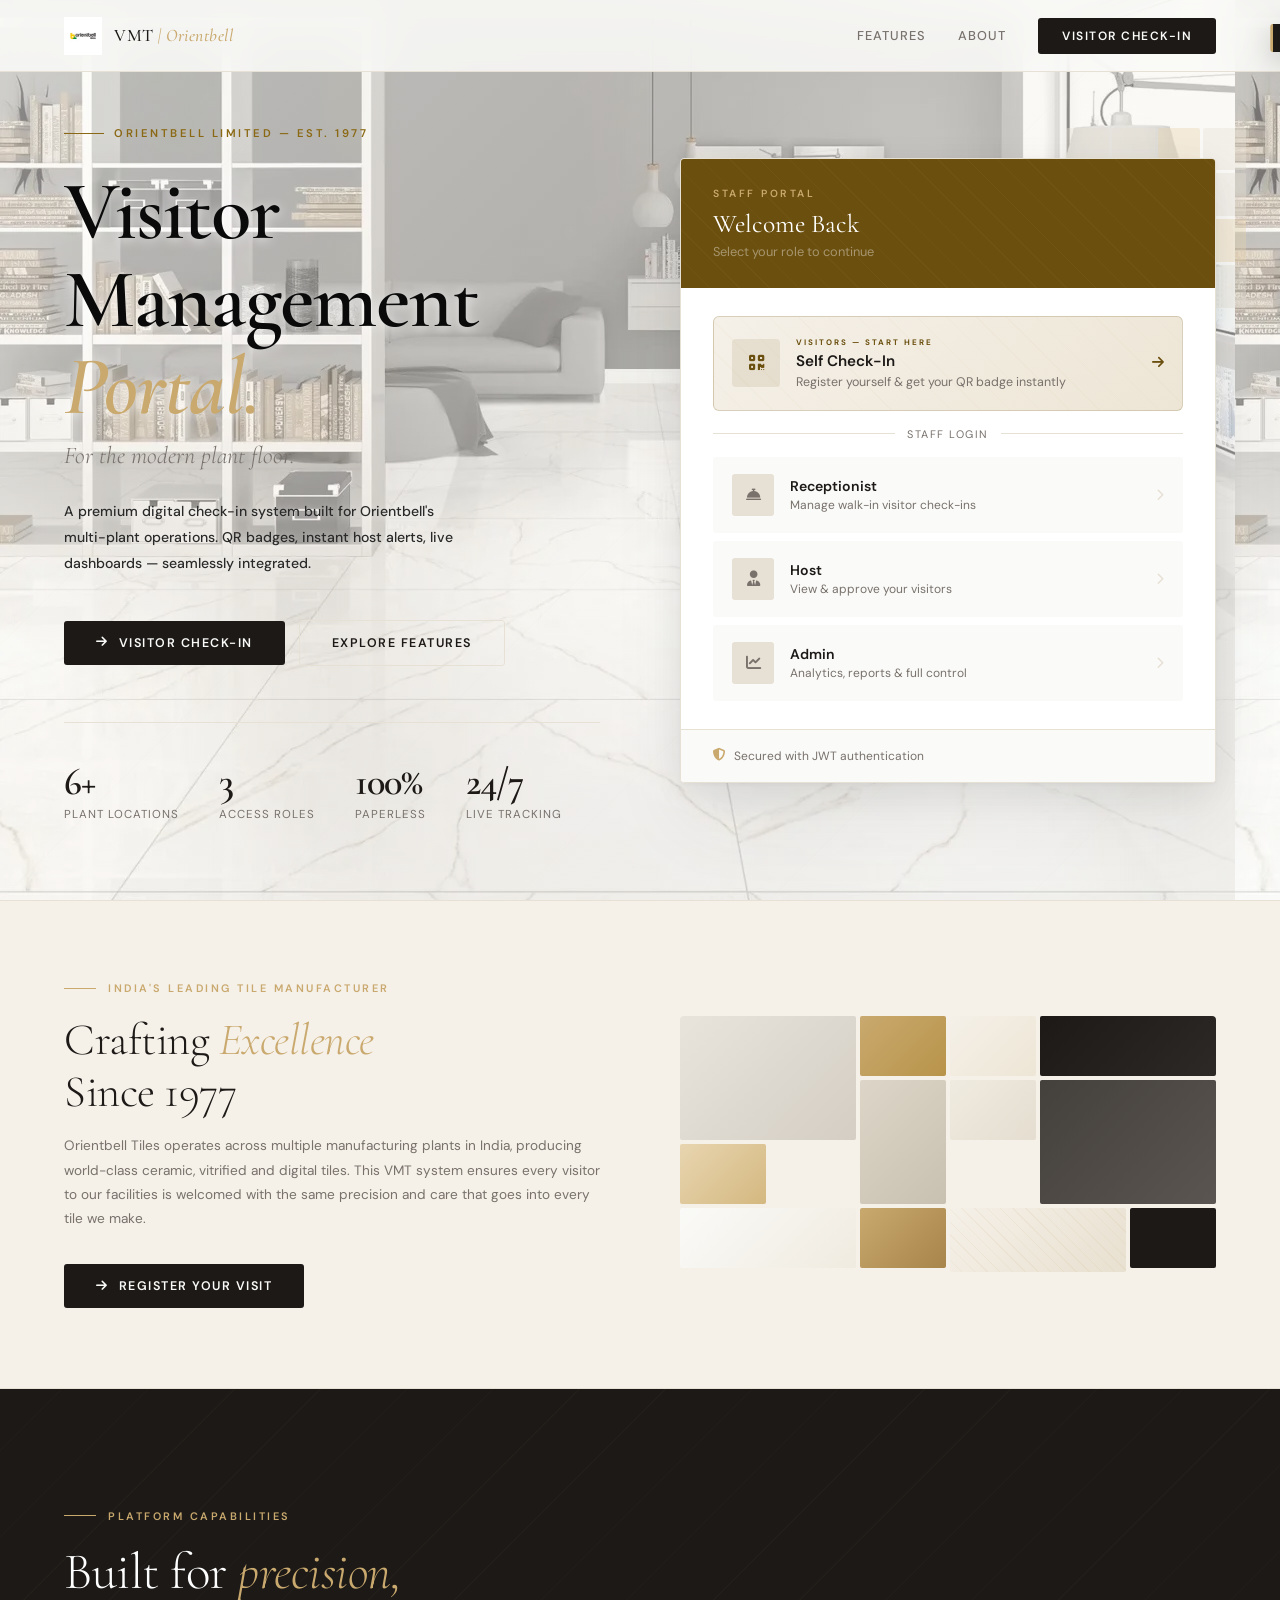
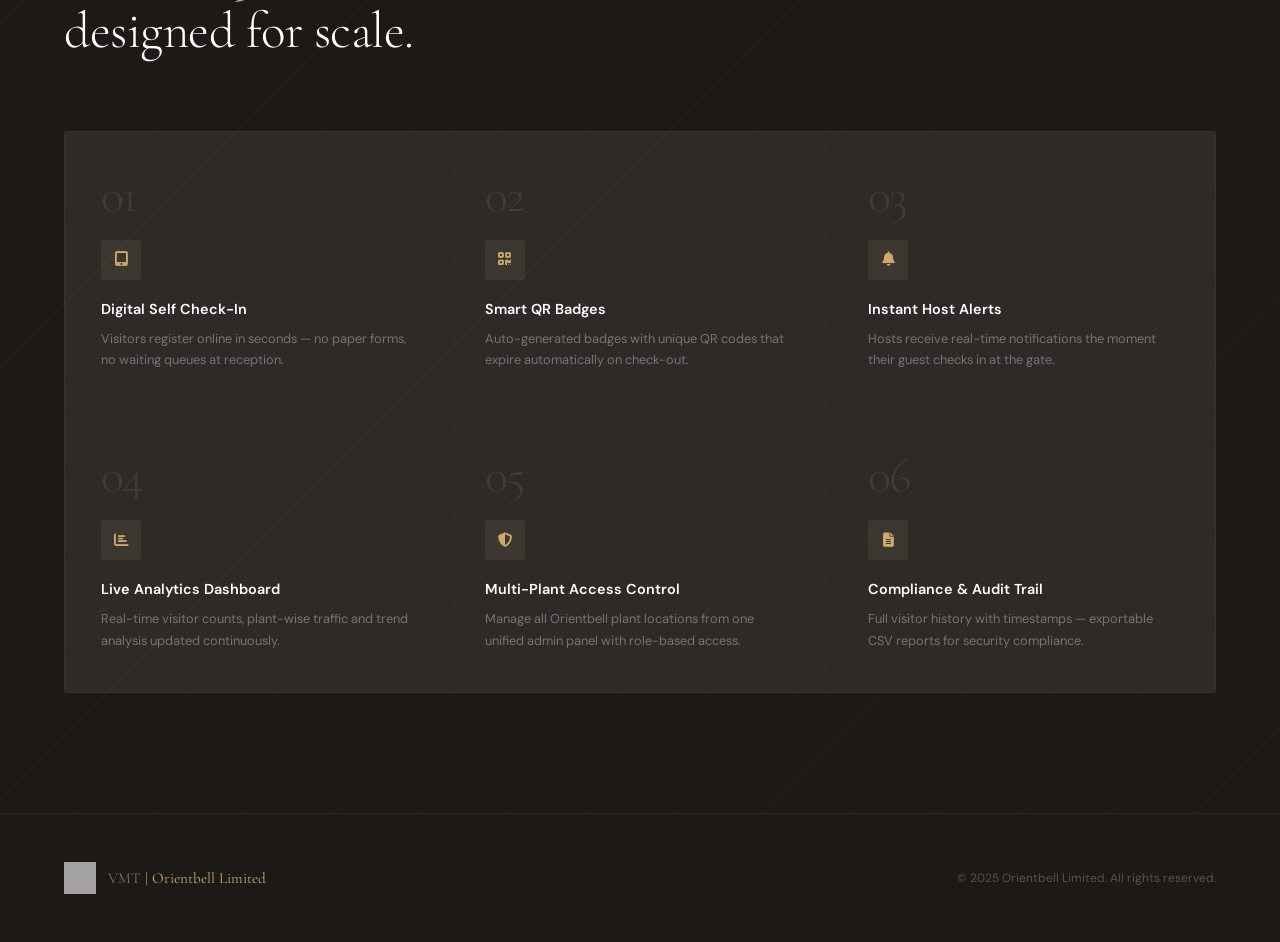
<file: frontend/index.html>
<!DOCTYPE html>
<html lang="en">
<head>
  <meta charset="UTF-8" />
  <meta name="viewport" content="width=device-width, initial-scale=1.0"/>
  <title>VMT – Orientbell Visitor Management</title>
  <link rel="stylesheet" href="https://cdnjs.cloudflare.com/ajax/libs/font-awesome/6.4.0/css/all.min.css"/>
  <link href="https://fonts.googleapis.com/css2?family=Cormorant+Garamond:ital,wght@0,300;0,400;0,500;0,600;1,300;1,400&family=DM+Sans:wght@300;400;500;600&display=swap" rel="stylesheet"/>
  <style>
    :root {
      --stone: #1C1917;
      --stone-mid: #44403C;
      --stone-light: #78716C;
      --cream: #FAFAF8;
      --cream-mid: #F5F0E8;
      --cream-dark: #E7E0D5;
      --gold: #C9A96E;
      --gold-light: #E8D5B0;
      --white: #FFFFFF;
      --border: rgba(201,169,110,0.2);
    }

    * { margin: 0; padding: 0; box-sizing: border-box; }
    html { scroll-behavior: smooth; }

    body {
      font-family: 'DM Sans', sans-serif;
      background: var(--cream);
      color: var(--stone);
      overflow-x: hidden;
    }

    .marble-bg {
  position: fixed;
  inset: 0;
  z-index: 0;
  background-image: url('images/title-bg.png');
    }

    .marble-bg::before {
      content: '';
      position: absolute;
      inset: 0;
      background: linear-gradient(
        135deg,
        rgba(250,250,248,0.55) 0%,
        rgba(245,240,232,0.45) 40%,
        rgba(250,250,248,0.50) 100%
      );
    }

    .marble-bg::after {
      content: '';
      position: absolute;
      inset: 0;
      background: repeating-linear-gradient(
        -45deg,
        transparent,
        transparent 180px,
        rgba(201,169,110,0.03) 180px,
        rgba(201,169,110,0.03) 181px
      );
    }

    /* NAV */
    nav {
      position: fixed;
      top: 0; left: 0; right: 0;
      z-index: 100;
      height: 72px;
      display: flex;
      align-items: center;
      justify-content: space-between;
      padding: 0 64px;
      background: rgba(250,250,248,0.88);
      backdrop-filter: blur(20px);
      border-bottom: 1px solid var(--cream-dark);
    }

    .nav-logo {
      display: flex;
      align-items: center;
      gap: 12px;
    }

    .nav-logo img { height: 38px; width: auto; }

    .nav-logo-text {
      font-family: 'Cormorant Garamond', serif;
      font-size: 1.1rem;
      font-weight: 500;
      color: var(--stone);
      letter-spacing: 0.5px;
    }

    .nav-logo-text span { color: var(--gold); font-style: italic; }

    .nav-right { display: flex; align-items: center; gap: 32px; }

    .nav-link {
      font-size: 0.8rem;
      font-weight: 500;
      color: var(--stone-light);
      text-decoration: none;
      letter-spacing: 1px;
      text-transform: uppercase;
      transition: color 0.3s;
    }

    .nav-link:hover { color: var(--stone); }

    .nav-cta {
      background: var(--stone);
      color: var(--cream) !important;
      padding: 10px 24px;
      border-radius: 3px;
      font-size: 0.75rem !important;
      letter-spacing: 1.5px !important;
      font-weight: 600 !important;
      transition: all 0.3s !important;
    }

    .nav-cta:hover { background: var(--gold) !important; color: var(--stone) !important; }

    /* HERO */
    .hero {
      position: relative;
      z-index: 1;
      min-height: 100vh;
      display: grid;
      grid-template-columns: 1fr 1fr;
      align-items: center;
      padding: 100px 64px 60px;
      gap: 80px;
      max-width: 1400px;
      margin: 0 auto;
    }

    .hero-left { position: relative; }

    .hero-eyebrow {
      display: inline-flex;
      align-items: center;
      gap: 10px;
      margin-bottom: 28px;
    }

    .eyebrow-line {
  width: 40px;
  height: 1px;
  background: #8B6914;
}

    .eyebrow-text {
  font-size: 0.7rem;
  font-weight: 600;
  letter-spacing: 2.5px;
  text-transform: uppercase;
  color: #8B6914;
}
    .hero-title {
  font-family: 'Cormorant Garamond', serif;
  font-size: 5.2rem;
  font-weight: 600;
  line-height: 1.05;
  color: #0a0a0a;
  margin-bottom: 10px;
  letter-spacing: -1px;
  text-shadow: 0 2px 12px rgba(255,255,255,0.8);
}
    .hero-title em { font-style: italic; color: var(--gold); }

    .hero-subtitle {
      font-family: 'Cormorant Garamond', serif;
      font-size: 1.5rem;
      font-weight: 300;
      color: var(--stone-light);
      margin-bottom: 28px;
      font-style: italic;
    }
    .hero-desc {
  font-size: 0.88rem;
  color: #2a2a2a;
  font-weight: 500;
  line-height: 1.85;
  max-width: 400px;
  margin-bottom: 44px;
  text-shadow: 0 1px 8px rgba(255,255,255,0.7);
}

    .hero-actions { display: flex; gap: 14px; align-items: center; }

    .btn-primary {
      background: var(--stone);
      color: var(--cream);
      padding: 14px 32px;
      border-radius: 3px;
      font-size: 0.78rem;
      font-weight: 600;
      letter-spacing: 1.5px;
      text-transform: uppercase;
      text-decoration: none;
      border: none;
      cursor: pointer;
      font-family: 'DM Sans', sans-serif;
      transition: all 0.3s;
      display: inline-flex;
      align-items: center;
      gap: 10px;
    }

    .btn-primary:hover {
      background: var(--gold);
      color: var(--stone);
      transform: translateY(-2px);
      box-shadow: 0 8px 30px rgba(201,169,110,0.3);
    }

    .btn-ghost {
      background: transparent;
      color: var(--stone);
      padding: 14px 32px;
      border-radius: 3px;
      font-size: 0.78rem;
      font-weight: 600;
      letter-spacing: 1.5px;
      text-transform: uppercase;
      text-decoration: none;
      border: 1px solid var(--cream-dark);
      cursor: pointer;
      font-family: 'DM Sans', sans-serif;
      transition: all 0.3s;
      display: inline-flex;
      align-items: center;
      gap: 10px;
    }

    .btn-ghost:hover { border-color: var(--gold); color: var(--gold); }

    .hero-stats {
      display: flex;
      gap: 40px;
      margin-top: 56px;
      padding-top: 40px;
      border-top: 1px solid var(--cream-dark);
    }

    .stat-num {
      font-family: 'Cormorant Garamond', serif;
      font-size: 2.4rem;
      font-weight: 600;
      color: var(--stone);
      line-height: 1;
      letter-spacing: -1px;
    }

    .stat-label {
      font-size: 0.72rem;
      color: var(--stone-light);
      letter-spacing: 1px;
      text-transform: uppercase;
      margin-top: 6px;
    }

    /* PORTAL CARD */
    .hero-right { position: relative; }

    .tile-grid-deco {
      position: absolute;
      top: -30px; right: -30px;
      width: 180px; height: 180px;
      display: grid;
      grid-template-columns: repeat(4, 1fr);
      gap: 3px;
      opacity: 0.4;
      z-index: 0;
    }

    .tile-cell { aspect-ratio: 1; border-radius: 2px; background: var(--cream-dark); }
    .tile-cell:nth-child(3n) { background: var(--gold-light); }
    .tile-cell:nth-child(5n) { background: var(--cream-mid); }

    .portal-card {
      position: relative;
      z-index: 1;
      background: var(--white);
      border: 1px solid var(--cream-dark);
      border-radius: 4px;
      overflow: hidden;
      box-shadow: 0 2px 4px rgba(0,0,0,0.04), 0 12px 40px rgba(0,0,0,0.08), 0 40px 80px rgba(0,0,0,0.06);
    }

    .portal-header {
      background: #6B4F0E;
  padding: 28px 32px;
  position: relative;
  overflow: hidden;
}
    .portal-header::before {
      content: '';
      position: absolute;
      inset: 0;
      background: repeating-linear-gradient(45deg, transparent, transparent 20px, rgba(201,169,110,0.05) 20px, rgba(201,169,110,0.05) 21px);
    }

    .portal-header-tag {
      font-size: 0.65rem;
      font-weight: 600;
      letter-spacing: 2.5px;
      text-transform: uppercase;
      color: var(--gold);
      margin-bottom: 8px;
    }

    .portal-header h3 {
      font-family: 'Cormorant Garamond', serif;
      font-size: 1.6rem;
      font-weight: 400;
      color: var(--white);
    }

    .portal-header p { color: rgba(255,255,255,0.4); font-size: 0.8rem; margin-top: 4px; }

    .portal-body { padding: 28px 32px; }

    .role-item {
      display: flex;
      align-items: center;
      gap: 16px;
      padding: 16px 18px;
      border-radius: 3px;
      border: 1px solid transparent;
      cursor: pointer;
      transition: all 0.25s;
      text-decoration: none;
      margin-bottom: 8px;
      background: var(--cream);
    }

    .role-item:last-child { margin-bottom: 0; }

    .role-item:hover {
      background: var(--stone);
      border-color: var(--stone);
      transform: translateX(4px);
    }

    .role-item:hover .ri-icon { background: rgba(201,169,110,0.15); color: var(--gold); }
    .role-item:hover .ri-name { color: var(--white); }
    .role-item:hover .ri-desc { color: rgba(255,255,255,0.4); }
    .role-item:hover .ri-arrow { color: var(--gold); }

    .ri-icon {
      width: 42px; height: 42px;
      background: var(--cream-dark);
      border-radius: 3px;
      display: flex;
      align-items: center;
      justify-content: center;
      color: var(--stone-light);
      font-size: 0.95rem;
      flex-shrink: 0;
      transition: all 0.25s;
    }

    .ri-text { flex: 1; }
    .ri-name { font-size: 0.88rem; font-weight: 600; color: var(--stone); transition: color 0.25s; }
    .ri-desc { font-size: 0.75rem; color: var(--stone-light); margin-top: 2px; transition: color 0.25s; }
    .ri-arrow { color: var(--cream-dark); font-size: 0.75rem; transition: color 0.25s; }

    .portal-divider {
      display: flex;
      align-items: center;
      gap: 12px;
      margin: 16px 0;
    }

    .portal-divider::before,
    .portal-divider::after { content: ''; flex: 1; height: 1px; background: var(--cream-dark); }

    .portal-divider span {
      font-size: 0.68rem;
      letter-spacing: 1.5px;
      text-transform: uppercase;
      color: var(--stone-light);
      white-space: nowrap;
    }

    .portal-footer {
      padding: 18px 32px;
      border-top: 1px solid var(--cream-dark);
      background: var(--cream);
      display: flex;
      align-items: center;
      gap: 8px;
    }

    .portal-footer i { color: var(--gold); font-size: 0.8rem; }
    .portal-footer span { font-size: 0.75rem; color: var(--stone-light); }

    /* TILE STRIP */
    .tile-strip {
      position: relative;
      z-index: 1;
      background: var(--cream-mid);
      padding: 80px 64px;
      border-top: 1px solid var(--cream-dark);
      border-bottom: 1px solid var(--cream-dark);
    }

    .tile-strip-inner {
      max-width: 1200px;
      margin: 0 auto;
      display: grid;
      grid-template-columns: 1fr 1fr;
      gap: 80px;
      align-items: center;
    }

    .tile-strip h2 {
      font-family: 'Cormorant Garamond', serif;
      font-size: 2.8rem;
      font-weight: 300;
      color: var(--stone);
      line-height: 1.15;
      letter-spacing: -0.5px;
      margin-bottom: 16px;
    }

    .tile-strip h2 em { font-style: italic; color: var(--gold); }

    .tile-strip p {
      font-size: 0.85rem;
      color: var(--stone-light);
      line-height: 1.8;
      margin-bottom: 32px;
    }

    .section-eyebrow {
      display: flex;
      align-items: center;
      gap: 12px;
      margin-bottom: 20px;
    }

    .section-eyebrow .line { width: 32px; height: 1px; background: var(--gold); }

    .section-eyebrow span {
      font-size: 0.68rem;
      font-weight: 600;
      letter-spacing: 2.5px;
      text-transform: uppercase;
      color: var(--gold);
    }

    .tile-mosaic {
      display: grid;
      grid-template-columns: repeat(6, 1fr);
      grid-template-rows: repeat(4, 60px);
      gap: 4px;
      border-radius: 4px;
      overflow: hidden;
    }

    .tm { border-radius: 2px; transition: all 0.4s; }
    .tm:hover { transform: scale(0.95); opacity: 0.8; }
    .tm-1 { grid-column: span 2; grid-row: span 2; background: linear-gradient(135deg, #E8E4DC, #D4CEC4); }
    .tm-2 { grid-column: span 1; grid-row: span 1; background: linear-gradient(135deg, #C9A96E, #B8944A); }
    .tm-3 { grid-column: span 1; grid-row: span 1; background: linear-gradient(135deg, #F5F0E8, #EDE6D6); }
    .tm-4 { grid-column: span 2; grid-row: span 1; background: linear-gradient(135deg, #1C1917, #2D2926); }
    .tm-5 { grid-column: span 1; grid-row: span 2; background: linear-gradient(135deg, #DDD6C8, #C8C0B0); }
    .tm-6 { grid-column: span 1; grid-row: span 1; background: linear-gradient(135deg, #F0EBE0, #E4DDD0); }
    .tm-7 { grid-column: span 2; grid-row: span 2; background: linear-gradient(135deg, #44403C, #5A5550); }
    .tm-8 { grid-column: span 1; grid-row: span 1; background: linear-gradient(135deg, #E8D5B0, #D4B880); }
    .tm-9 { grid-column: span 2; grid-row: span 1; background: linear-gradient(135deg, #FAFAF8, #F0EBE0); }
    .tm-10 { grid-column: span 1; grid-row: span 1; background: linear-gradient(135deg, #C9A96E, #A8854A); }
    .tm-11 { grid-column: span 2; grid-row: span 2; background: linear-gradient(135deg, #F5F0E8, #E8E0D0); position: relative; overflow: hidden; }
    .tm-11::after { content: ''; position: absolute; inset: 0; background: repeating-linear-gradient(45deg, transparent, transparent 8px, rgba(201,169,110,0.1) 8px, rgba(201,169,110,0.1) 9px); }
    .tm-12 { grid-column: span 1; grid-row: span 1; background: #1C1917; }
    .tm-13 { grid-column: span 1; grid-row: span 1; background: linear-gradient(135deg, #E0D8C8, #D0C8B0); }

    /* FEATURES */
    .features-section {
      position: relative;
      z-index: 1;
      padding: 120px 64px;
      background: var(--stone);
    }

    .features-section::before {
      content: '';
      position: absolute;
      inset: 0;
      background: repeating-linear-gradient(-45deg, transparent, transparent 60px, rgba(201,169,110,0.03) 60px, rgba(201,169,110,0.03) 61px);
      pointer-events: none;
    }

    .features-inner { max-width: 1200px; margin: 0 auto; position: relative; z-index: 1; }

    .section-title-dark {
      font-family: 'Cormorant Garamond', serif;
      font-size: 3.2rem;
      font-weight: 300;
      color: var(--white);
      margin-bottom: 70px;
      max-width: 600px;
      line-height: 1.15;
      letter-spacing: -0.5px;
    }

    .section-title-dark em { font-style: italic; color: var(--gold); }

    .features-grid {
      display: grid;
      grid-template-columns: repeat(3, 1fr);
      gap: 1px;
      background: rgba(255,255,255,0.06);
      border: 1px solid rgba(255,255,255,0.06);
      border-radius: 4px;
      overflow: hidden;
    }

    .feature-cell {
      padding: 40px 36px;
      background: rgba(255,255,255,0.02);
      transition: background 0.3s;
    }

    .feature-cell:hover { background: rgba(201,169,110,0.06); }

    .feature-num {
      font-family: 'Cormorant Garamond', serif;
      font-size: 3rem;
      font-weight: 300;
      color: rgba(201,169,110,0.15);
      line-height: 1;
      margin-bottom: 20px;
      letter-spacing: -2px;
    }

    .feature-icon {
      width: 40px; height: 40px;
      background: rgba(201,169,110,0.1);
      border-radius: 3px;
      display: flex;
      align-items: center;
      justify-content: center;
      color: var(--gold);
      font-size: 0.9rem;
      margin-bottom: 20px;
    }

    .feature-title { font-size: 0.9rem; font-weight: 600; color: var(--white); margin-bottom: 10px; }
    .feature-desc { font-size: 0.8rem; color: rgba(255,255,255,0.35); line-height: 1.7; }

    /* FOOTER */
    footer {
      position: relative;
      z-index: 1;
      background: var(--stone);
      padding: 48px 64px;
      display: flex;
      justify-content: space-between;
      align-items: center;
      border-top: 1px solid rgba(255,255,255,0.06);
    }

    .footer-logo { display: flex; align-items: center; gap: 12px; }
    .footer-logo img { height: 32px; filter: brightness(0) invert(1) opacity(0.6); }

    .footer-logo-text {
      font-family: 'Cormorant Garamond', serif;
      font-size: 0.95rem;
      color: rgba(255,255,255,0.4);
    }

    .footer-logo-text span { color: var(--gold); }
    .footer-copy { font-size: 0.75rem; color: rgba(255,255,255,0.25); }

    /* MODAL */
    .modal-overlay {
      display: none;
      position: fixed;
      inset: 0;
      background: rgba(28,25,23,0.7);
      z-index: 1000;
      align-items: center;
      justify-content: center;
      backdrop-filter: blur(8px);
    }

    .modal-overlay.active { display: flex; }

    .login-modal {
      background: var(--white);
      border-radius: 4px;
      width: 100%;
      max-width: 420px;
      position: relative;
      box-shadow: 0 40px 100px rgba(0,0,0,0.3);
      overflow: hidden;
    }

    .modal-top { background: var(--stone); padding: 32px 40px; }

    .modal-top-tag {
      font-size: 0.65rem;
      font-weight: 600;
      letter-spacing: 2.5px;
      text-transform: uppercase;
      color: var(--gold);
      margin-bottom: 8px;
    }

    .modal-top h2 {
      font-family: 'Cormorant Garamond', serif;
      font-size: 1.8rem;
      font-weight: 400;
      color: var(--white);
    }

    .modal-body { padding: 32px 40px; }

    .modal-close {
      position: absolute;
      top: 16px; right: 18px;
      background: rgba(255,255,255,0.1);
      border: none;
      width: 30px; height: 30px;
      border-radius: 3px;
      color: rgba(255,255,255,0.5);
      cursor: pointer;
      font-size: 0.9rem;
      display: flex;
      align-items: center;
      justify-content: center;
      transition: all 0.2s;
    }

    .modal-close:hover { background: rgba(255,255,255,0.2); color: white; }

    .m-label {
      display: block;
      font-size: 0.75rem;
      font-weight: 600;
      letter-spacing: 0.8px;
      text-transform: uppercase;
      color: var(--stone-light);
      margin-bottom: 8px;
    }

    .m-input {
      width: 100%;
      border: 1px solid var(--cream-dark);
      border-radius: 3px;
      padding: 12px 16px;
      font-family: 'DM Sans', sans-serif;
      font-size: 0.88rem;
      color: var(--stone);
      background: var(--cream);
      outline: none;
      transition: all 0.2s;
      margin-bottom: 20px;
    }

    .m-input:focus { border-color: var(--gold); background: white; box-shadow: 0 0 0 3px rgba(201,169,110,0.1); }

    .m-submit {
      width: 100%;
      background: var(--stone);
      color: var(--cream);
      border: none;
      padding: 14px;
      border-radius: 3px;
      font-family: 'DM Sans', sans-serif;
      font-size: 0.78rem;
      font-weight: 600;
      letter-spacing: 1.5px;
      text-transform: uppercase;
      cursor: pointer;
      transition: all 0.3s;
      display: flex;
      align-items: center;
      justify-content: center;
      gap: 8px;
    }

    .m-submit:hover { background: var(--gold); color: var(--stone); }

    /* TOAST */
    .toast {
      position: fixed;
      top: 24px; right: 24px;
      background: var(--stone);
      color: var(--cream);
      padding: 14px 22px;
      border-radius: 3px;
      font-size: 0.82rem;
      z-index: 9999;
      transform: translateX(130%);
      transition: transform 0.35s ease;
      box-shadow: 0 8px 30px rgba(0,0,0,0.2);
      border-left: 3px solid var(--gold);
    }

    .toast.show { transform: translateX(0); }
    .toast.error { border-left-color: #E74C3C; }
    .toast.success { border-left-color: #27AE60; }

    .spinner {
      width: 16px; height: 16px;
      border: 2px solid rgba(255,255,255,0.2);
      border-top-color: currentColor;
      border-radius: 50%;
      animation: spin 0.7s linear infinite;
      display: inline-block;
    }

    @keyframes spin { to { transform: rotate(360deg); } }

    .fade-up { opacity: 0; transform: translateY(24px); animation: fadeUp 0.8s ease forwards; }
    @keyframes fadeUp { to { opacity: 1; transform: translateY(0); } }
    .fade-up:nth-child(1) { animation-delay: 0.1s; }
    .fade-up:nth-child(2) { animation-delay: 0.2s; }
    .fade-up:nth-child(3) { animation-delay: 0.3s; }
    .fade-up:nth-child(4) { animation-delay: 0.4s; }
    .fade-up:nth-child(5) { animation-delay: 0.5s; }

    @media (max-width: 1024px) {
      .hero { grid-template-columns: 1fr; padding: 100px 28px 60px; gap: 48px; }
      .hero-title { font-size: 3.2rem; }
      .features-section, .tile-strip { padding: 80px 28px; }
      .features-grid { grid-template-columns: 1fr; }
      .tile-strip-inner { grid-template-columns: 1fr; }
      nav { padding: 0 28px; }
      footer { padding: 36px 28px; flex-direction: column; gap: 16px; text-align: center; }
    }
  </style>
</head>
<body>

<div class="marble-bg"></div>

<!-- NAV -->
<nav>
  <div class="nav-logo">
    <img src="images/logo.png" alt="Orientbell" onerror="this.style.display='none'"/>
    <div class="nav-logo-text">VMT <span>| Orientbell</span></div>
  </div>
  <div class="nav-right">
    <a href="#features" class="nav-link">Features</a>
    <a href="#about" class="nav-link">About</a>
    <a href="register.html" class="nav-link nav-cta">Visitor Check-In</a>
  </div>
</nav>

<!-- HERO -->
<section class="hero">
  <div class="hero-left">
    <div class="hero-eyebrow fade-up">
      <div class="eyebrow-line"></div>
      <div class="eyebrow-text">Orientbell Limited — Est. 1977</div>
    </div>
    <h1 class="hero-title fade-up">
      Visitor<br/>Management<br/><em>Portal.</em>
    </h1>
    <p class="hero-subtitle fade-up">For the modern plant floor.</p>
    <p class="hero-desc fade-up">A premium digital check-in system built for Orientbell's multi-plant operations. QR badges, instant host alerts, live dashboards — seamlessly integrated.</p>
    <div class="hero-actions fade-up">
      <a href="register.html" class="btn-primary"><i class="fas fa-arrow-right"></i> Visitor Check-In</a>
      <a href="#features" class="btn-ghost">Explore Features</a>
    </div>
    <div class="hero-stats fade-up">
      <div class="hero-stat">
        <div class="stat-num">6+</div>
        <div class="stat-label">Plant Locations</div>
      </div>
      <div class="hero-stat">
        <div class="stat-num">3</div>
        <div class="stat-label">Access Roles</div>
      </div>
      <div class="hero-stat">
        <div class="stat-num">100%</div>
        <div class="stat-label">Paperless</div>
      </div>
      <div class="hero-stat">
        <div class="stat-num">24/7</div>
        <div class="stat-label">Live Tracking</div>
      </div>
    </div>
  </div>

  <div class="hero-right fade-up">
    <div class="tile-grid-deco">
      <div class="tile-cell"></div><div class="tile-cell"></div>
      <div class="tile-cell"></div><div class="tile-cell"></div>
      <div class="tile-cell"></div><div class="tile-cell"></div>
      <div class="tile-cell"></div><div class="tile-cell"></div>
      <div class="tile-cell"></div><div class="tile-cell"></div>
      <div class="tile-cell"></div><div class="tile-cell"></div>
      <div class="tile-cell"></div><div class="tile-cell"></div>
      <div class="tile-cell"></div><div class="tile-cell"></div>
    </div>
    <div class="portal-card">
      <div class="portal-header">
        <div class="portal-header-tag">Staff Portal</div>
        <h3>Welcome Back</h3>
        <p>Select your role to continue</p>
      </div>
      <div class="portal-body">

        <!-- VISITOR SECTION - TOP & HIGHLIGHTED -->
        <a href="register.html" style="
        display:flex; align-items:center; gap:16px;
        background: linear-gradient(135deg, #F5F0E8, #EDE6D6);
        border-radius: 6px; padding: 20px 18px;
        text-decoration: none; margin-bottom: 16px;
        transition: all 0.3s; border: 1px solid rgba(107,79,14,0.2);
        position: relative; overflow: hidden;
      " onmouseover="this.style.transform='translateX(4px)'" onmouseout="this.style.transform='translateX(0)'">
        <div style="position:absolute; inset:0; background: repeating-linear-gradient(45deg, transparent, transparent 20px, rgba(201,169,110,0.05) 20px, rgba(201,169,110,0.05) 21px);"></div>
        <div style="width:48px; height:48px; background:rgba(107,79,14,0.1); border-radius:4px; display:flex; align-items:center; justify-content:center; flex-shrink:0; position:relative;">
          <i class="fas fa-qrcode" style="color:#6B4F0E; font-size:1.1rem;"></i>
        </div>
        <div style="flex:1; position:relative;">
          <div style="font-size:0.5rem; font-weight:700; letter-spacing:2px; text-transform:uppercase; color:#6B4F0E; margin-bottom:4px;">Visitors — Start Here</div>
          <div style="font-size:0.95rem; font-weight:600; color:#1C1917; margin-bottom:3px;">Self Check-In</div>
          <div style="font-size:0.78rem; color:#78716C;">Register yourself & get your QR badge instantly</div>
        </div>
        <i class="fas fa-arrow-right" style="color:#6B4F0E; font-size:0.85rem; position:relative;"></i>
      </a>

        <div class="portal-divider"><span>staff login</span></div>

        <div class="role-item" onclick="openLogin('Receptionist')">
          <div class="ri-icon"><i class="fas fa-concierge-bell"></i></div>
          <div class="ri-text">
            <div class="ri-name">Receptionist</div>
            <div class="ri-desc">Manage walk-in visitor check-ins</div>
          </div>
          <i class="fas fa-chevron-right ri-arrow"></i>
        </div>
        <div class="role-item" onclick="openLogin('Host')">
          <div class="ri-icon"><i class="fas fa-user-tie"></i></div>
          <div class="ri-text">
            <div class="ri-name">Host</div>
            <div class="ri-desc">View & approve your visitors</div>
          </div>
          <i class="fas fa-chevron-right ri-arrow"></i>
        </div>
        <div class="role-item" onclick="openLogin('Admin')" style="margin-bottom:0;">
          <div class="ri-icon"><i class="fas fa-chart-line"></i></div>
          <div class="ri-text">
            <div class="ri-name">Admin</div>
            <div class="ri-desc">Analytics, reports & full control</div>
          </div>
          <i class="fas fa-chevron-right ri-arrow"></i>
        </div>

      </div>
      <div class="portal-footer">
        <i class="fas fa-shield-alt"></i>
        <span>Secured with JWT authentication</span>
      </div>
    </div>
  </div>
</section>

<!-- TILE STRIP -->
<section class="tile-strip" id="about">
  <div class="tile-strip-inner">
    <div>
      <div class="section-eyebrow">
        <div class="line"></div>
        <span>India's Leading Tile Manufacturer</span>
      </div>
      <h2>Crafting <em>Excellence</em><br/>Since 1977</h2>
      <p>Orientbell Tiles operates across multiple manufacturing plants in India, producing world-class ceramic, vitrified and digital tiles. This VMT system ensures every visitor to our facilities is welcomed with the same precision and care that goes into every tile we make.</p>
      <a href="register.html" class="btn-primary"><i class="fas fa-arrow-right"></i> Register Your Visit</a>
    </div>
    <div class="tile-mosaic">
      <div class="tm tm-1"></div><div class="tm tm-2"></div>
      <div class="tm tm-3"></div><div class="tm tm-4"></div>
      <div class="tm tm-5"></div><div class="tm tm-6"></div>
      <div class="tm tm-7"></div><div class="tm tm-8"></div>
      <div class="tm tm-9"></div><div class="tm tm-10"></div>
      <div class="tm tm-11"></div><div class="tm tm-12"></div>
      <div class="tm tm-13"></div>
    </div>
  </div>
</section>

<!-- FEATURES -->
<section class="features-section" id="features">
  <div class="features-inner">
    <div class="section-eyebrow">
      <div class="line"></div>
      <span>Platform Capabilities</span>
    </div>
    <h2 class="section-title-dark">Built for <em>precision,</em><br/>designed for scale.</h2>
    <div class="features-grid">
      <div class="feature-cell">
        <div class="feature-num">01</div>
        <div class="feature-icon"><i class="fas fa-tablet-alt"></i></div>
        <div class="feature-title">Digital Self Check-In</div>
        <div class="feature-desc">Visitors register online in seconds — no paper forms, no waiting queues at reception.</div>
      </div>
      <div class="feature-cell">
        <div class="feature-num">02</div>
        <div class="feature-icon"><i class="fas fa-qrcode"></i></div>
        <div class="feature-title">Smart QR Badges</div>
        <div class="feature-desc">Auto-generated badges with unique QR codes that expire automatically on check-out.</div>
      </div>
      <div class="feature-cell">
        <div class="feature-num">03</div>
        <div class="feature-icon"><i class="fas fa-bell"></i></div>
        <div class="feature-title">Instant Host Alerts</div>
        <div class="feature-desc">Hosts receive real-time notifications the moment their guest checks in at the gate.</div>
      </div>
      <div class="feature-cell">
        <div class="feature-num">04</div>
        <div class="feature-icon"><i class="fas fa-chart-bar"></i></div>
        <div class="feature-title">Live Analytics Dashboard</div>
        <div class="feature-desc">Real-time visitor counts, plant-wise traffic and trend analysis updated continuously.</div>
      </div>
      <div class="feature-cell">
        <div class="feature-num">05</div>
        <div class="feature-icon"><i class="fas fa-shield-alt"></i></div>
        <div class="feature-title">Multi-Plant Access Control</div>
        <div class="feature-desc">Manage all Orientbell plant locations from one unified admin panel with role-based access.</div>
      </div>
      <div class="feature-cell">
        <div class="feature-num">06</div>
        <div class="feature-icon"><i class="fas fa-file-alt"></i></div>
        <div class="feature-title">Compliance & Audit Trail</div>
        <div class="feature-desc">Full visitor history with timestamps — exportable CSV reports for security compliance.</div>
      </div>
    </div>
  </div>
</section>

<!-- FOOTER -->
<footer>
  <div class="footer-logo">
    <img src="images/logo.png" alt="Orientbell" onerror="this.style.display='none'"/>
    <div class="footer-logo-text">VMT <span>| Orientbell Limited</span></div>
  </div>
  <div class="footer-copy">&copy; 2025 Orientbell Limited. All rights reserved.</div>
</footer>

<!-- LOGIN MODAL -->
<div class="modal-overlay" id="loginModal">
  <div class="login-modal">
    <button class="modal-close" onclick="closeLogin()"><i class="fas fa-times"></i></button>
    <div class="modal-top">
      <div class="modal-top-tag" id="loginRoleTag">Staff Login</div>
      <h2>Sign in to VMT</h2>
    </div>
    <div class="modal-body">
      <label class="m-label">Email Address</label>
      <input type="email" id="loginEmail" class="m-input" placeholder="your@orientbell.com"/>
      <label class="m-label">Password</label>
      <input type="password" id="loginPassword" class="m-input" placeholder="••••••••"/>
      <button class="m-submit" onclick="doLogin()">
        <span id="loginBtnText">Sign In</span>
      </button>
    </div>
  </div>
</div>

<div class="toast" id="vmtToast"></div>
<script src="js/config.js"></script>
<script>
  function showToast(msg, type) {
    const t = document.getElementById('vmtToast');
    t.textContent = msg;
    t.className = `toast ${type} show`;
    setTimeout(() => t.classList.remove('show'), 3500);
  }

  function openLogin(role) {
    document.getElementById('loginRoleTag').textContent = role + ' Login';
    document.getElementById('loginModal').classList.add('active');
  }

  function closeLogin() {
    document.getElementById('loginModal').classList.remove('active');
  }

  async function doLogin() {
    const email = document.getElementById('loginEmail').value.trim();
    const password = document.getElementById('loginPassword').value;
    if (!email || !password) { showToast('Please enter email and password', 'error'); return; }

    document.getElementById('loginBtnText').innerHTML = '<span class="spinner"></span>';

    try {
      
      const res = await fetch(`${CONFIG.API}/auth/login`, {
        method: 'POST',
        headers: { 'Content-Type': 'application/json' },
        body: JSON.stringify({ email, password })
      });
      const data = await res.json();
      if (!res.ok) throw new Error(data.error || 'Login failed');

      localStorage.setItem('vmt_token', data.token);
      localStorage.setItem('vmt_user', JSON.stringify(data.user));

      const role = data.user.role;
      if (role === 'admin') window.location.href = 'admin.html';
      else if (role === 'receptionist') window.location.href = 'receptionist.html';
      else if (role === 'host') window.location.href = 'host.html';
    } catch(e) {
      showToast(e.message, 'error');
      document.getElementById('loginBtnText').textContent = 'Sign In';
    }
  }

  document.addEventListener('keydown', e => {
    if (e.key === 'Enter' && document.getElementById('loginModal').classList.contains('active')) doLogin();
  });
</script>
</body>
</html>
</file>
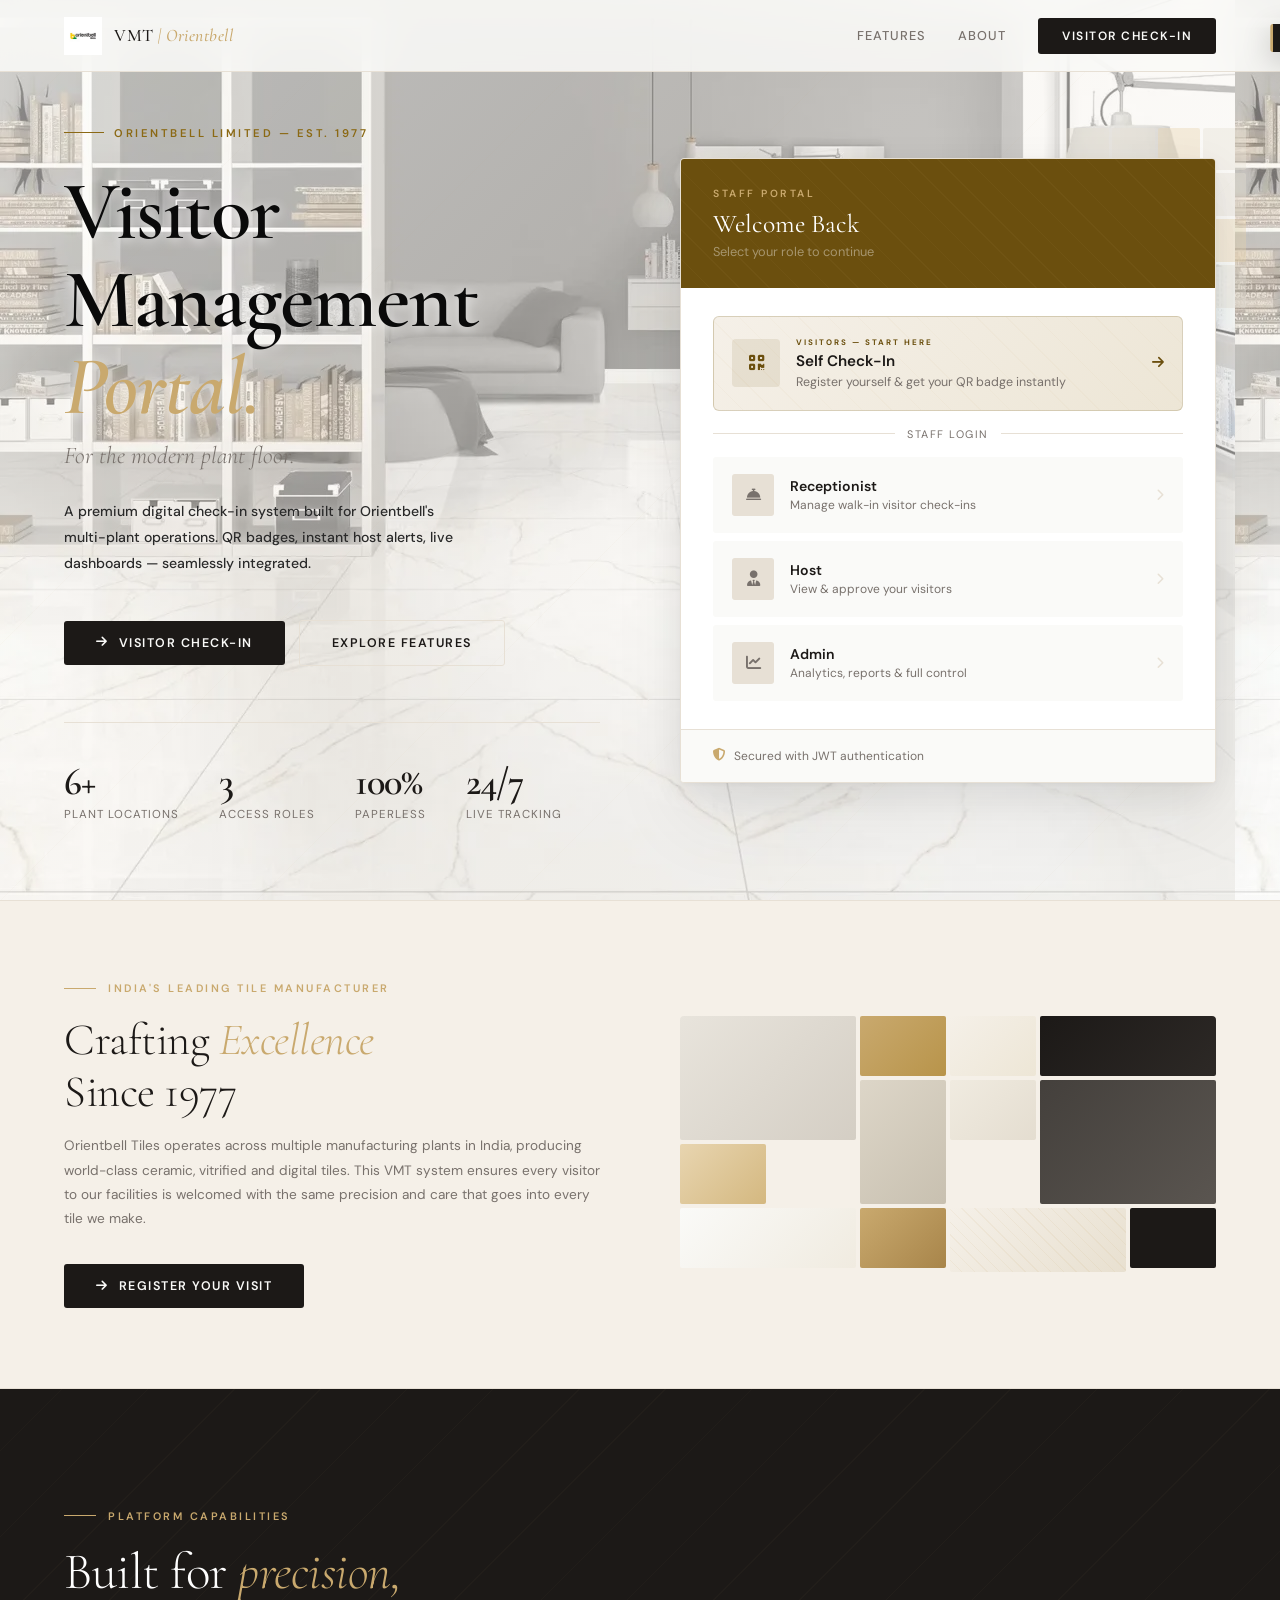
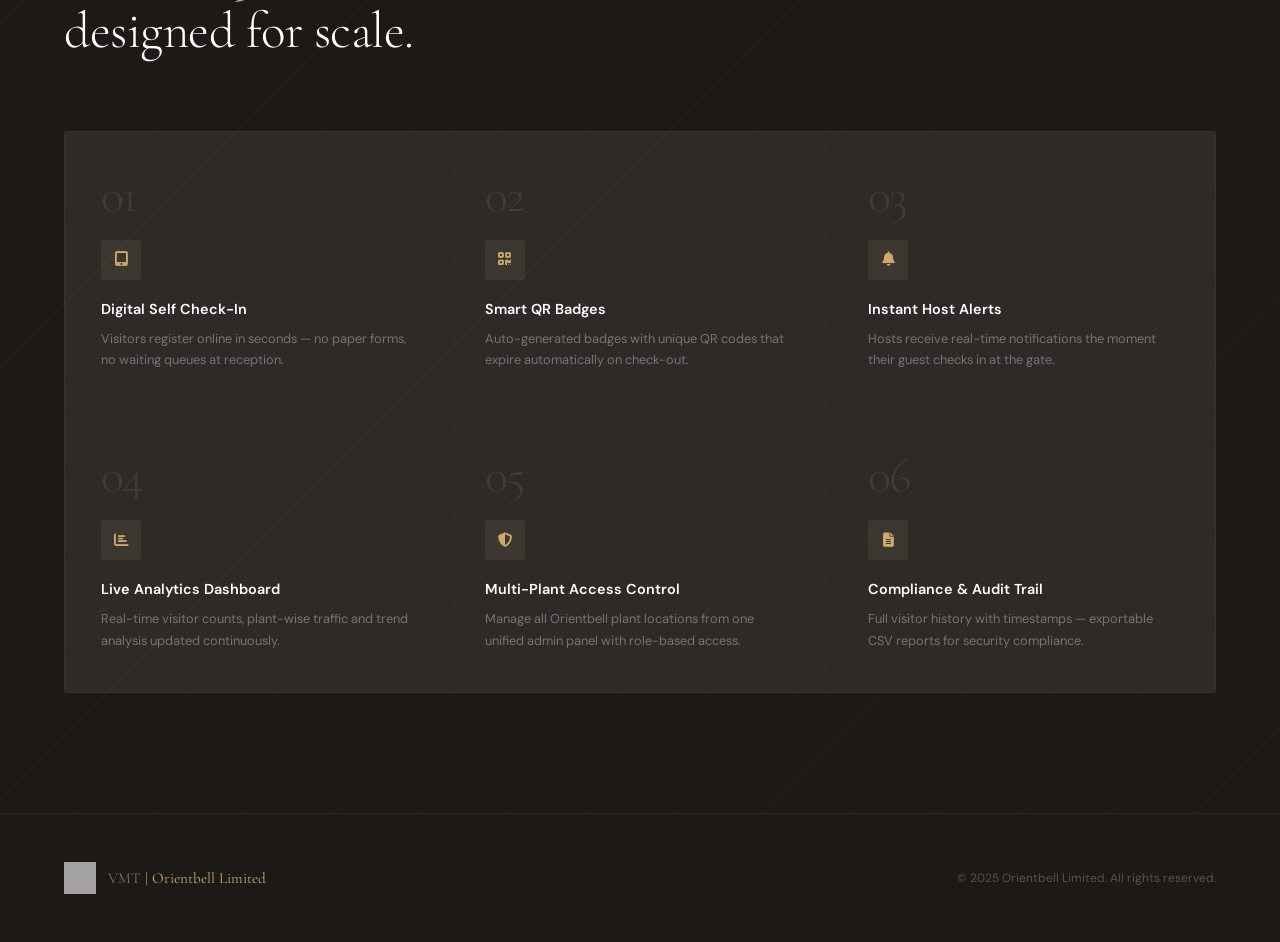
<file: frontend/host.html>
<!DOCTYPE html>
<html lang="en">
<head>
  <meta charset="UTF-8"/>
  <meta name="viewport" content="width=device-width, initial-scale=1.0"/>
  <title>VMT – Host Dashboard</title>
  <link rel="stylesheet" href="css/style.css"/>
  <link rel="stylesheet" href="https://cdnjs.cloudflare.com/ajax/libs/font-awesome/6.4.0/css/all.min.css"/>
  <style>
    .top-nav { background: var(--primary); padding: 14px 30px; display: flex; justify-content: space-between; align-items: center; }
    .top-nav .brand { color: white; font-weight: 700; font-size: 1.1rem; }
    .top-nav .brand span { color: var(--accent); }
    .top-nav .user-info { color: rgba(255,255,255,0.8); font-size: 0.9rem; display: flex; align-items: center; gap: 16px; }
    .top-nav button { background: rgba(255,255,255,0.1); border: none; color: white; padding: 6px 14px; border-radius: 6px; cursor: pointer; font-family: inherit; }
    .notif-bell { position: relative; cursor: pointer; }
    .notif-count { position: absolute; top: -8px; right: -8px; background: var(--accent); color: white; border-radius: 50%; width: 18px; height: 18px; font-size: 0.7rem; display: flex; align-items: center; justify-content: center; font-weight: 700; }
    .page-body { padding: 28px; max-width: 1100px; margin: 0 auto; }
    .welcome-card { background: linear-gradient(135deg, var(--primary), #2d5fa8); color: white; border-radius: var(--radius); padding: 28px 32px; margin-bottom: 24px; display: flex; justify-content: space-between; align-items: center; flex-wrap: wrap; gap: 16px; }
    .welcome-card h2 { font-size: 1.5rem; font-weight: 700; margin-bottom: 4px; }
    .welcome-card p { opacity: 0.8; font-size: 0.9rem; }
    .welcome-card .big-num { font-size: 3rem; font-weight: 800; color: var(--accent); }
    .section-title { font-size: 1.1rem; font-weight: 700; color: var(--primary); margin-bottom: 16px; display: flex; align-items: center; gap: 8px; }
    .visitor-cards { display: grid; grid-template-columns: repeat(auto-fill, minmax(300px, 1fr)); gap: 16px; margin-bottom: 32px; }
    .visitor-card { background: white; border-radius: var(--radius); padding: 20px; box-shadow: var(--shadow); border-top: 4px solid var(--accent); transition: transform 0.2s; }
    .visitor-card:hover { transform: translateY(-2px); }
    .visitor-card .vc-name { font-weight: 700; font-size: 1rem; color: var(--dark); margin-bottom: 4px; }
    .visitor-card .vc-company { color: #888; font-size: 0.85rem; margin-bottom: 14px; }
    .visitor-card .vc-details { display: grid; grid-template-columns: 1fr 1fr; gap: 8px; margin-bottom: 16px; }
    .visitor-card .vc-detail { font-size: 0.8rem; color: #555; }
    .visitor-card .vc-detail strong { color: var(--primary); display: block; font-size: 0.75rem; text-transform: uppercase; letter-spacing: 0.5px; }
    .card-actions { display: flex; gap: 8px; flex-wrap: wrap; }
    .btn-approve { background: #e8f9ef; color: #1a8a4a; border: 1px solid #a8e6c0; padding: 8px 14px; border-radius: 6px; cursor: pointer; font-size: 0.82rem; font-weight: 600; font-family: inherit; transition: all 0.2s; display: flex; align-items: center; gap: 5px; }
    .btn-approve:hover { background: #1a8a4a; color: white; }
    .btn-busy { background: #fff3e0; color: #e65100; border: 1px solid #ffcc80; padding: 8px 14px; border-radius: 6px; cursor: pointer; font-size: 0.82rem; font-weight: 600; font-family: inherit; transition: all 0.2s; display: flex; align-items: center; gap: 5px; }
    .btn-busy:hover { background: #e65100; color: white; }
    .btn-reschedule { background: #e8f0fd; color: var(--primary); border: 1px solid #c5d4f5; padding: 8px 14px; border-radius: 6px; cursor: pointer; font-size: 0.82rem; font-weight: 600; font-family: inherit; transition: all 0.2s; display: flex; align-items: center; gap: 5px; }
    .btn-reschedule:hover { background: var(--primary); color: white; }
    .notif-panel { background: white; border-radius: var(--radius); box-shadow: var(--shadow); overflow: hidden; }
    .notif-panel .notif-header { background: var(--primary); color: white; padding: 16px 20px; font-weight: 600; }
    .notif-item { padding: 16px 20px; border-bottom: 1px solid #f0f4fb; display: flex; align-items: flex-start; gap: 14px; transition: background 0.2s; cursor: pointer; }
    .notif-item:hover { background: #f8faff; }
    .notif-item.unread { background: #f0f4fb; }
    .notif-icon { width: 38px; height: 38px; background: rgba(255,107,0,0.1); border-radius: 50%; display: flex; align-items: center; justify-content: center; color: var(--accent); flex-shrink: 0; }
    .notif-text { font-size: 0.88rem; color: var(--dark); }
    .notif-time { font-size: 0.78rem; color: #aaa; margin-top: 4px; }
    .modal-overlay { display: none; position: fixed; inset: 0; background: rgba(0,0,0,0.55); z-index: 999; align-items: center; justify-content: center; padding: 20px; }
    .modal-overlay.active { display: flex; }
    .modal-box { background: white; border-radius: 16px; padding: 32px; width: 100%; max-width: 420px; }
    .modal-box h3 { color: var(--primary); font-size: 1.1rem; font-weight: 700; margin-bottom: 6px; }
    .modal-box p { color: #888; font-size: 0.85rem; margin-bottom: 24px; }
    .modal-box label { font-size: 0.82rem; font-weight: 600; color: #555; display: block; margin-bottom: 6px; }
    .modal-box input, .modal-box textarea { width: 100%; border: 1.5px solid #e0e4f0; border-radius: 8px; padding: 10px 14px; font-family: inherit; font-size: 0.88rem; color: #1a1a1a; background: #fafbff; outline: none; margin-bottom: 16px; transition: border 0.2s; }
    .modal-box input:focus, .modal-box textarea:focus { border-color: var(--primary); }
    .modal-box textarea { resize: vertical; min-height: 80px; }
    .modal-actions { display: flex; gap: 10px; justify-content: flex-end; margin-top: 8px; }
    .btn-cancel-modal { background: none; border: 1.5px solid #ddd; color: #888; padding: 9px 20px; border-radius: 8px; cursor: pointer; font-family: inherit; font-size: 0.88rem; }
    .btn-send-modal { background: var(--primary); color: white; border: none; padding: 9px 20px; border-radius: 8px; cursor: pointer; font-family: inherit; font-size: 0.88rem; font-weight: 600; }
    .btn-send-modal:hover { background: #2d5fa8; }
    .busy-options { display: flex; flex-direction: column; gap: 10px; margin-bottom: 20px; }
    .busy-option { display: flex; align-items: center; gap: 10px; padding: 12px 16px; border: 1.5px solid #e0e4f0; border-radius: 8px; cursor: pointer; transition: all 0.2s; font-size: 0.88rem; }
    .busy-option:hover, .busy-option.selected { border-color: var(--primary); background: #f0f4fb; color: var(--primary); font-weight: 600; }
    .busy-option i { color: var(--accent); width: 20px; }
    .badge-rejected { background: #ffeaea; color: #c0392b; padding: 3px 10px; border-radius: 20px; font-size: 0.75rem; font-weight: 600; }
    .badge-rescheduled { background: #e8f0fd; color: var(--primary); padding: 3px 10px; border-radius: 20px; font-size: 0.75rem; font-weight: 600; }
    @keyframes pulse-border {
      0%, 100% { border-top-color: var(--accent); }
      50% { border-top-color: #ff9900; }
    }
    .visitor-card.pending-pulse { animation: pulse-border 2s ease-in-out infinite; }
    @media(max-width: 768px) {
      .page-body { padding: 16px; }
      .top-nav { padding: 12px 16px; }
      .welcome-card { padding: 20px; }
      .welcome-card h2 { font-size: 1.2rem; }
      .visitor-cards { grid-template-columns: 1fr; }
      .card-actions { flex-direction: column; }
      .card-actions button { width: 100%; justify-content: center; }
    }
  </style>
</head>
<body>

<div class="top-nav">
  <div class="brand">VMT <span>|</span> Host Dashboard</div>
  <div class="user-info">
    <div class="notif-bell" onclick="loadNotifications()">
      <i class="fas fa-bell" style="font-size:1.1rem; color:white"></i>
      <div class="notif-count" id="notifCount">0</div>
    </div>
    <span><i class="fas fa-user-circle"></i> <span id="userName">Loading...</span></span>
    <button onclick="logout()"><i class="fas fa-sign-out-alt"></i> Logout</button>
  </div>
</div>

<div class="page-body">
  <div class="welcome-card">
    <div>
      <h2>Welcome, <span id="welcomeName">Host</span>!</h2>
      <p id="welcomeDept">Loading department info...</p>
    </div>
    <div style="text-align:center">
      <div class="big-num" id="todayCount">-</div>
      <div style="opacity:0.8; font-size:0.85rem">Visitors Today</div>
    </div>
  </div>

  <div class="section-title">
    <i class="fas fa-clock" style="color:var(--accent)"></i> Pending Approvals
    <span id="pendingBadge" style="background:var(--accent); color:white; border-radius:20px; padding:2px 10px; font-size:0.75rem; font-weight:700; display:none"></span>
  </div>
  <div class="visitor-cards" id="pendingCards">
    <p style="color:#888; font-size:0.9rem">Loading...</p>
  </div>

  <div class="section-title">
    <i class="fas fa-users" style="color:var(--accent)"></i> Today's Visitors
  </div>
  <div style="background:white; border-radius:var(--radius); box-shadow:var(--shadow); overflow:hidden; margin-bottom:28px;">
    <div style="overflow-x:auto">
      <table class="vmt-table">
        <thead>
          <tr><th>Visitor</th><th>Company</th><th>Purpose</th><th>Check-In</th><th>Status</th></tr>
        </thead>
        <tbody id="todayTable">
          <tr><td colspan="5" style="text-align:center; padding:20px; color:#888">Loading...</td></tr>
        </tbody>
      </table>
    </div>
  </div>

  <div class="section-title">
    <i class="fas fa-bell" style="color:var(--accent)"></i> Recent Notifications
  </div>
  <div class="notif-panel">
    <div class="notif-header">Notifications</div>
    <div id="notifList">
      <div style="padding:20px; text-align:center; color:#888">Loading...</div>
    </div>
  </div>
</div>

<!-- Reschedule Modal -->
<div class="modal-overlay" id="rescheduleModal">
  <div class="modal-box">
    <h3><i class="fas fa-calendar-alt" style="color:var(--accent)"></i> Suggest a New Time</h3>
    <p>Let the visitor know when you're available to meet them.</p>
    <input type="hidden" id="rsVisitId"/>
    <label>Suggested Date & Time</label>
    <input type="datetime-local" id="rsDateTime"/>
    <label>Message to Visitor / Receptionist</label>
    <textarea id="rsMessage" placeholder="e.g. I'm currently in a meeting. Please come back at the suggested time."></textarea>
    <div class="modal-actions">
      <button class="btn-cancel-modal" onclick="closeModal('rescheduleModal')">Cancel</button>
      <button class="btn-send-modal" onclick="submitReschedule()"><i class="fas fa-paper-plane"></i> Send</button>
    </div>
  </div>
</div>

<!-- Busy Modal -->
<div class="modal-overlay" id="busyModal">
  <div class="modal-box">
    <h3><i class="fas fa-ban" style="color:#e65100"></i> Mark as Busy</h3>
    <p>Select a reason to send to the receptionist.</p>
    <input type="hidden" id="busyVisitId"/>
    <div class="busy-options">
      <div class="busy-option" onclick="selectBusy(this, 'I am currently in a meeting.')">
        <i class="fas fa-users"></i> In a meeting
      </div>
      <div class="busy-option" onclick="selectBusy(this, 'I am on a call right now.')">
        <i class="fas fa-phone"></i> On a call
      </div>
      <div class="busy-option" onclick="selectBusy(this, 'Please ask the visitor to wait for 15 minutes.')">
        <i class="fas fa-hourglass-half"></i> Ask to wait 15 mins
      </div>
      <div class="busy-option" onclick="selectBusy(this, 'I am not available today. Please reschedule.')">
        <i class="fas fa-calendar-times"></i> Not available today
      </div>
    </div>
    <label>Or type a custom message</label>
    <textarea id="busyMessage" placeholder="Type your reason..."></textarea>
    <div class="modal-actions">
      <button class="btn-cancel-modal" onclick="closeModal('busyModal')">Cancel</button>
      <button class="btn-send-modal" style="background:#e65100" onclick="submitBusy()"><i class="fas fa-ban"></i> Send Busy</button>
    </div>
  </div>
</div>

<script src="js/config.js"></script>
<script src="js/app.js"></script>
<script>
  const user = requireAuth(['host', 'admin']);
  if (user) {
    document.getElementById('userName').textContent = user.name;
    document.getElementById('welcomeName').textContent = user.name.split(' ')[0];
    document.getElementById('welcomeDept').textContent = `${user.department || 'Department'} — ${user.plant || 'Plant'}`;
  }

  async function loadTodayVisits() {
    if (!user) return;
    try {
      const visits = await apiCall('/visits/today');
      const myVisits = visits.filter(v => v.host?.id == user.id);
      document.getElementById('todayCount').textContent = myVisits.length;

      const pending = myVisits.filter(v => v.status === 'pending');
      const pendingEl = document.getElementById('pendingCards');

      const badge = document.getElementById('pendingBadge');
      if (pending.length > 0) {
        badge.textContent = `${pending.length} waiting`;
        badge.style.display = 'inline-block';
      } else {
        badge.style.display = 'none';
      }

      if (!pending.length) {
        pendingEl.innerHTML = `
          <div style="background:white; border-radius:var(--radius); padding:24px; box-shadow:var(--shadow); color:#888; display:flex; align-items:center; gap:12px;">
            <i class="fas fa-check-circle" style="color:#1a8a4a; font-size:1.4rem;"></i>
            <span>No pending approvals — you're all caught up!</span>
          </div>`;
      } else {
        pendingEl.innerHTML = pending.map(v => `
          <div class="visitor-card pending-pulse" data-visit-id="${v.id}">
            <div style="display:flex; justify-content:space-between; align-items:flex-start; margin-bottom:4px;">
              <div class="vc-name">${v.visitor?.name || '-'}</div>
              <span style="background:#fff3e0; color:#e65100; font-size:0.72rem; font-weight:700; padding:3px 8px; border-radius:20px;">WAITING</span>
            </div>
            <div class="vc-company">${v.visitor?.company || 'Individual'}</div>
            <div class="vc-details">
              <div class="vc-detail"><strong>Purpose</strong>${v.purpose}</div>
              <div class="vc-detail"><strong>Arrived</strong>${formatDate(v.check_in)}</div>
              <div class="vc-detail"><strong>Phone</strong>${v.visitor?.phone || '-'}</div>
              <div class="vc-detail"><strong>Plant</strong>${v.plant}</div>
            </div>
            <div class="card-actions">
              <button class="btn-approve" onclick="approveVisit(${v.id})">
                <i class="fas fa-check"></i> Approve
              </button>
              <button class="btn-busy" onclick="openBusyModal(${v.id})">
                <i class="fas fa-ban"></i> Busy
              </button>
              <button class="btn-reschedule" onclick="openRescheduleModal(${v.id})">
                <i class="fas fa-calendar-alt"></i> Reschedule
              </button>
            </div>
          </div>
        `).join('');
      }

      const tbody = document.getElementById('todayTable');
      if (!myVisits.length) {
        tbody.innerHTML = '<tr><td colspan="5" style="text-align:center; padding:20px; color:#888">No visitors today</td></tr>';
      } else {
        tbody.innerHTML = myVisits.map(v => `
          <tr>
            <td><strong>${v.visitor?.name || '-'}</strong><br><small style="color:#888">${v.visitor?.phone || ''}</small></td>
            <td>${v.visitor?.company || '-'}</td>
            <td>${v.purpose}</td>
            <td style="font-size:0.82rem">${formatDate(v.check_in)}</td>
            <td>${getStatusBadge(v.status)}</td>
          </tr>
        `).join('');
      }
    } catch(e) {}
  }

  function getStatusBadge(status) {
    const map = {
      'active': '<span class="badge-status badge-active">active</span>',
      'checked_out': '<span class="badge-status badge-checked-out">checked out</span>',
      'pending': '<span class="badge-status badge-pending">pending</span>',
      'rejected': '<span class="badge-rejected">busy / rejected</span>',
      'rescheduled': '<span class="badge-rescheduled">rescheduled</span>',
    };
    return map[status] || `<span class="badge-status">${status}</span>`;
  }

  async function approveVisit(visitId) {
    const card = document.querySelector(`[data-visit-id="${visitId}"]`);
    if (card) card.remove();
    try {
      await apiCall(`/visits/approve/${visitId}`, 'PUT');
      showToast('✅ Visitor approved! They can come in.', 'success');
    } catch(e) {
      showToast('Failed to approve. Try again.', 'error');
    }
    loadTodayVisits();
  }

  function openBusyModal(visitId) {
    document.getElementById('busyVisitId').value = visitId;
    document.getElementById('busyMessage').value = '';
    document.querySelectorAll('.busy-option').forEach(o => o.classList.remove('selected'));
    document.getElementById('busyModal').classList.add('active');
  }

  function selectBusy(el, msg) {
    document.querySelectorAll('.busy-option').forEach(o => o.classList.remove('selected'));
    el.classList.add('selected');
    document.getElementById('busyMessage').value = msg;
  }

  async function submitBusy() {
    const visitId = document.getElementById('busyVisitId').value;
    const message = document.getElementById('busyMessage').value.trim();
    if (!message) { showToast('Please select or type a reason', 'error'); return; }
    closeModal('busyModal');
    const card = document.querySelector(`[data-visit-id="${visitId}"]`);
    if (card) card.remove();
    try {
      await apiCall(`/visits/reject/${visitId}`, 'PUT', { message });
      showToast('📢 Receptionist notified you are busy.', 'success');
    } catch(e) {
      showToast('Failed to update. Try again.', 'error');
    }
    loadTodayVisits();
  }

  function openRescheduleModal(visitId) {
    document.getElementById('rsVisitId').value = visitId;
    document.getElementById('rsMessage').value = '';
    const now = new Date();
    now.setHours(now.getHours() + 1);
    document.getElementById('rsDateTime').value = now.toISOString().slice(0,16);
    document.getElementById('rescheduleModal').classList.add('active');
  }

  async function submitReschedule() {
    const visitId = document.getElementById('rsVisitId').value;
    const dateTime = document.getElementById('rsDateTime').value;
    const message = document.getElementById('rsMessage').value.trim();
    if (!dateTime) { showToast('Please select a date and time', 'error'); return; }
    closeModal('rescheduleModal');
    const card = document.querySelector(`[data-visit-id="${visitId}"]`);
    if (card) card.remove();
    const finalMsg = message || `Please reschedule your visit to ${new Date(dateTime).toLocaleString('en-IN', {dateStyle:'medium', timeStyle:'short'})}`;
    try {
      await apiCall(`/visits/reschedule/${visitId}`, 'PUT', { scheduled_time: dateTime, message: finalMsg });
      showToast('📅 Reschedule request sent!', 'success');
    } catch(e) {
      showToast('Failed to reschedule. Try again.', 'error');
    }
    loadTodayVisits();
  }

  function closeModal(id) {
    document.getElementById(id).classList.remove('active');
  }

  document.querySelectorAll('.modal-overlay').forEach(m => {
    m.addEventListener('click', function(e) {
      if (e.target === this) this.classList.remove('active');
    });
  });

  async function loadNotifications() {
    if (!user) return;
    try {
      const notifs = await apiCall(`/notifications/${user.id}`);
      const unread = notifs.filter(n => !n.is_read).length;
      document.getElementById('notifCount').textContent = unread;
      const list = document.getElementById('notifList');
      if (!notifs.length) {
        list.innerHTML = '<div style="padding:20px; text-align:center; color:#888">No notifications yet</div>';
        return;
      }
      list.innerHTML = notifs.slice(0,10).map(n => `
        <div class="notif-item ${n.is_read ? '' : 'unread'}" onclick="markRead(${n.id}, this)">
          <div class="notif-icon"><i class="fas fa-user"></i></div>
          <div>
            <div class="notif-text">${n.message}</div>
            <div class="notif-time">${formatDate(n.created_at)}</div>
          </div>
        </div>
      `).join('');
    } catch(e) {}
  }

  async function markRead(id, el) {
    try {
      await apiCall(`/notifications/read/${id}`, 'PUT');
      el.classList.remove('unread');
      loadNotifications();
    } catch(e) {}
  }

  loadTodayVisits();
  loadNotifications();
  setInterval(() => { loadTodayVisits(); loadNotifications(); }, 30000);
</script>
</body>
</html>
</file>
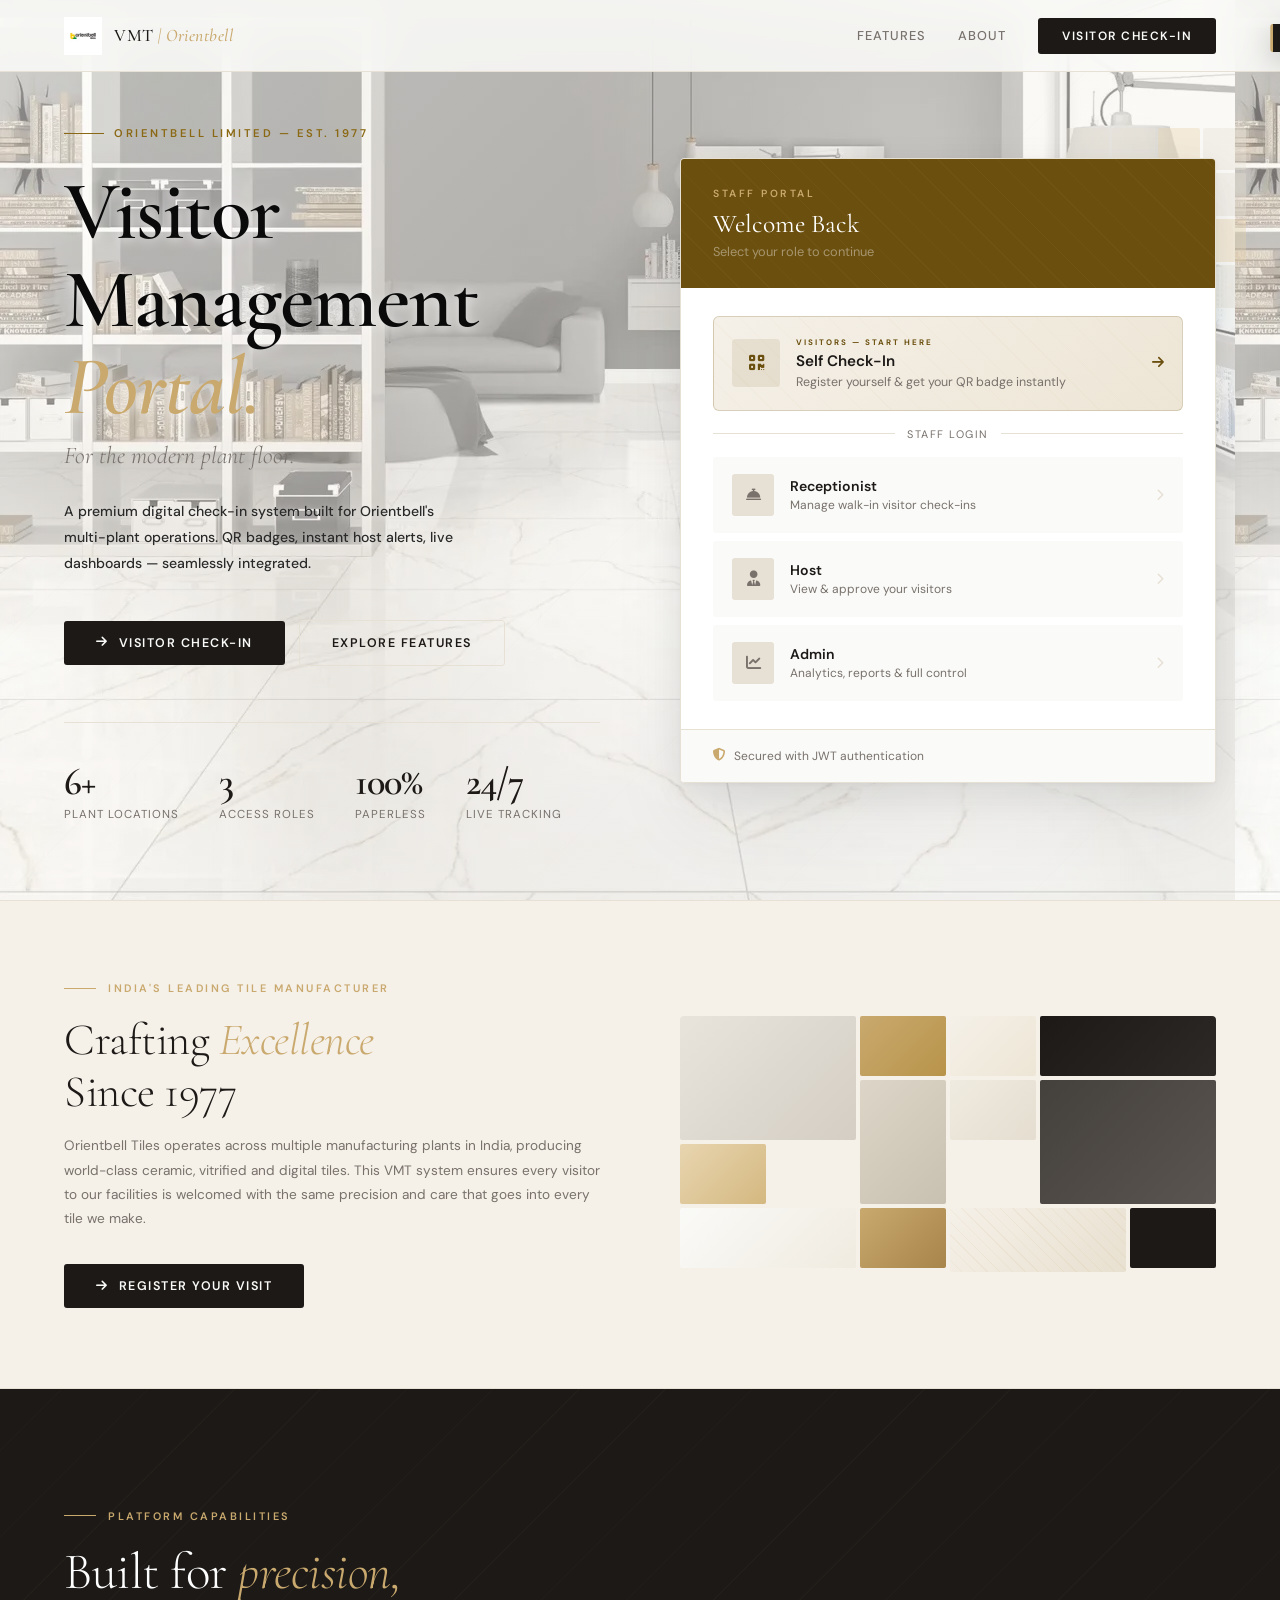
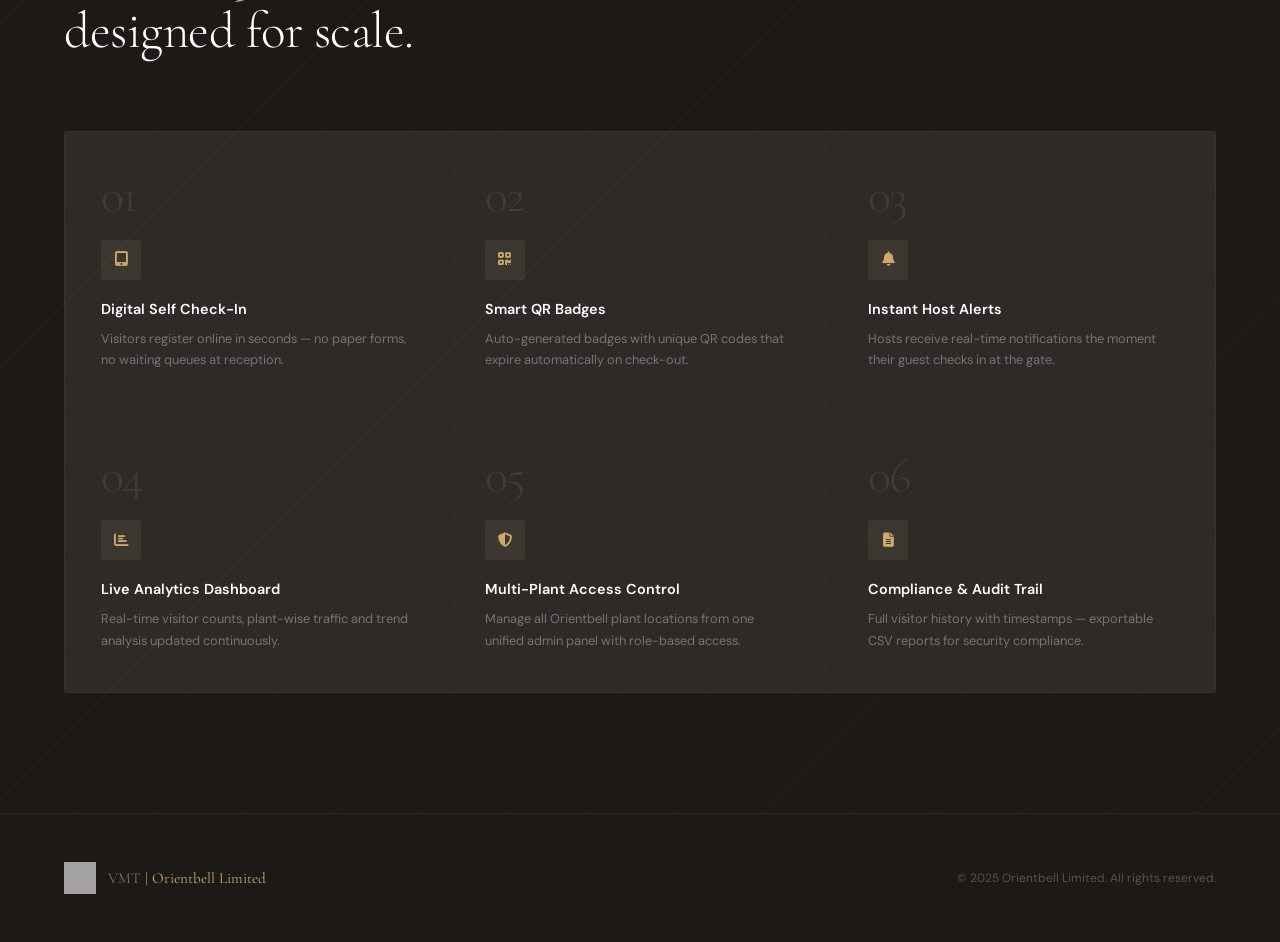
<file: frontend/receptionist.html>
<!DOCTYPE html>
<html lang="en">
<head>
  <meta charset="UTF-8"/>
  <meta name="viewport" content="width=device-width, initial-scale=1.0"/>
  <title>VMT – Receptionist Panel</title>
  <link rel="stylesheet" href="css/style.css"/>
  <link rel="stylesheet" href="https://cdnjs.cloudflare.com/ajax/libs/font-awesome/6.4.0/css/all.min.css"/>
  <style>
    .top-nav { background: var(--primary); padding: 14px 30px; display: flex; justify-content: space-between; align-items: center; }
    .top-nav .brand { color: white; font-weight: 700; font-size: 1.1rem; }
    .top-nav .brand span { color: var(--accent); }
    .top-nav .user-info { color: rgba(255,255,255,0.8); font-size: 0.9rem; display: flex; align-items: center; gap: 16px; }
    .top-nav .user-info button { background: rgba(255,255,255,0.1); border: none; color: white; padding: 6px 14px; border-radius: 6px; cursor: pointer; font-family: inherit; }

    .page-body { padding: 28px; max-width: 1300px; margin: 0 auto; }

    .stats-row { display: grid; grid-template-columns: repeat(4, 1fr); gap: 16px; margin-bottom: 28px; }

    .two-col { display: grid; grid-template-columns: 350px 1fr; gap: 24px; }

    .checkin-form { background: white; border-radius: var(--radius); padding: 28px; box-shadow: var(--shadow); height: fit-content; }
    .checkin-form h3 { color: var(--primary); font-size: 1.1rem; font-weight: 700; margin-bottom: 20px; display: flex; align-items: center; gap: 8px; }

    .visitors-section { background: white; border-radius: var(--radius); box-shadow: var(--shadow); overflow: hidden; }
    .visitors-section .section-header { padding: 20px 24px; display: flex; justify-content: space-between; align-items: center; border-bottom: 1px solid #eef1f8; }
    .visitors-section h3 { color: var(--primary); font-size: 1.1rem; font-weight: 700; }

    .table-wrap { overflow-x: auto; }

    .action-btn { background: none; border: 1px solid; padding: 4px 12px; border-radius: 6px; cursor: pointer; font-size: 0.8rem; font-family: inherit; font-weight: 500; transition: all 0.2s; }
    .action-btn.checkout { border-color: var(--danger); color: var(--danger); }
    .action-btn.checkout:hover { background: var(--danger); color: white; }
    .action-btn.badge { border-color: var(--primary); color: var(--primary); }
    .action-btn.badge:hover { background: var(--primary); color: white; }

    .modal-overlay { display: none; position: fixed; inset: 0; background: rgba(0,0,0,0.6); z-index: 999; align-items: center; justify-content: center; }
    .modal-overlay.active { display: flex; }
    .badge-modal { background: white; border-radius: 16px; padding: 36px; width: 340px; text-align: center; }
    .badge-modal .badge-logo { color: var(--primary); font-weight: 800; font-size: 1.1rem; margin-bottom: 16px; }
    .badge-modal .badge-logo span { color: var(--accent); }
    .badge-modal .visitor-name { font-size: 1.3rem; font-weight: 700; color: var(--dark); margin-bottom: 4px; }
    .badge-modal .visitor-sub { color: #888; font-size: 0.85rem; margin-bottom: 20px; }
    .badge-modal .qr-area { background: var(--light); border-radius: 12px; padding: 20px; margin-bottom: 16px; }
    .badge-modal .qr-area img { width: 160px; height: 160px; }
    .badge-modal .badge-info { display: flex; justify-content: space-between; font-size: 0.8rem; color: #666; }

    @media(max-width:900px) { .two-col { grid-template-columns: 1fr; } .stats-row { grid-template-columns: repeat(2,1fr); } }
  </style>
</head>
<body>

<div class="top-nav">
  <div class="brand">VMT <span>|</span> Receptionist</div>
  <div class="user-info">
    <span><i class="fas fa-user-circle"></i> <span id="userName">Loading...</span></span>
    <button onclick="logout()"><i class="fas fa-sign-out-alt"></i> Logout</button>
  </div>
</div>

<div class="page-body">
  <div class="stats-row">
    <div class="stat-card">
      <div class="stat-number" id="statTotal">-</div>
      <div class="stat-label"><i class="fas fa-users"></i> Total Today</div>
    </div>
    <div class="stat-card">
      <div class="stat-number" id="statActive">-</div>
      <div class="stat-label"><i class="fas fa-door-open"></i> Inside Now</div>
    </div>
    <div class="stat-card">
      <div class="stat-number" id="statCheckedOut">-</div>
      <div class="stat-label"><i class="fas fa-check"></i> Checked Out</div>
    </div>
    <div class="stat-card">
      <div class="stat-number" id="statPending">-</div>
      <div class="stat-label"><i class="fas fa-clock"></i> Pending</div>
    </div>
  </div>

  <div class="two-col">
    <div class="checkin-form">
      <h3><i class="fas fa-user-plus" style="color:var(--accent)"></i> Walk-in Check-In</h3>

      <div class="form-group" style="margin-bottom:14px">
        <label class="form-label">Visitor Name *</label>
        <input type="text" id="ciName" class="form-control" placeholder="Full name"/>
      </div>
      <div class="form-group" style="margin-bottom:14px">
        <label class="form-label">Phone *</label>
        <input type="tel" id="ciPhone" class="form-control" placeholder="Phone number"/>
      </div>
      <div class="form-group" style="margin-bottom:14px">
        <label class="form-label">Company</label>
        <input type="text" id="ciCompany" class="form-control" placeholder="Organization"/>
      </div>
      <div class="form-group" style="margin-bottom:14px">
        <label class="form-label">Host *</label>
        <select id="ciHost" class="form-select">
          <option value="">-- Select Host --</option>
        </select>
      </div>
      <div class="form-group" style="margin-bottom:14px">
        <label class="form-label">Purpose *</label>
        <select id="ciPurpose" class="form-select">
          <option value="">-- Select --</option>
          <option>Business Meeting</option>
          <option>Sales / Demo</option>
          <option>Delivery</option>
          <option>Interview</option>
          <option>Audit / Inspection</option>
          <option>Personal Visit</option>
        </select>
      </div>
      <div class="form-group" style="margin-bottom:20px">
        <label class="form-label">Plant</label>
        <select id="ciPlant" class="form-select">
          <option>Plant 1 - Delhi</option>
          <option>Plant 2 - Mumbai</option>
          <option>Plant 3 - Chennai</option>
          <option>Head Office - Gurugram</option>
        </select>
      </div>

      <button class="btn-accent-vmt" style="width:100%" onclick="doCheckin()">
        <i class="fas fa-sign-in-alt"></i> &nbsp;<span id="ciBtnText">Check In Visitor</span>
      </button>
    </div>

    <div class="visitors-section">
      <div class="section-header">
        <h3><i class="fas fa-list" style="color:var(--accent)"></i> Today's Visitors</h3>
        <button class="btn-primary-vmt" style="padding:8px 18px; font-size:0.85rem" onclick="loadVisitors()">
          <i class="fas fa-sync"></i> Refresh
        </button>
      </div>
      <div class="table-wrap">
        <table class="vmt-table">
          <thead>
            <tr>
              <th>Visitor</th>
              <th>Company</th>
              <th>Host</th>
              <th>Purpose</th>
              <th>Check-In</th>
              <th>Status</th>
              <th>Actions</th>
            </tr>
          </thead>
          <tbody id="visitorsTable">
            <tr><td colspan="7" style="text-align:center; padding:30px; color:#888">Loading...</td></tr>
          </tbody>
        </table>
      </div>
    </div>
  </div>
</div>

<div class="modal-overlay" id="badgeModal">
  <div class="badge-modal">
    <div class="badge-logo">VMT <span>|</span> Orientbell</div>
    <div class="visitor-name" id="bmName">-</div>
    <div class="visitor-sub" id="bmSub">-</div>
    <div class="qr-area">
      <img id="bmQR" src="" alt="QR Code"/>
    </div>
    <div class="badge-info">
      <span id="bmPurpose">-</span>
      <span id="bmTime">-</span>
    </div>
    <div style="margin-top:20px; display:flex; gap:10px; justify-content:center">
      <button class="btn-primary-vmt" style="padding:10px 20px; font-size:0.85rem" onclick="window.print()">
        <i class="fas fa-print"></i> Print
      </button>
      <button class="action-btn" style="border-color:#888; color:#888; padding:10px 20px" onclick="closeBadgeModal()">Close</button>
    </div>
  </div>
</div>

<script src="js/config.js"></script>
  <script src="js/config.js"></script>
  <script src="js/app.js"></script>
<script>
  const user = requireAuth(['receptionist', 'admin']);
  if (user) document.getElementById('userName').textContent = user.name;

  async function loadHosts() {
    try {
      const hosts = await apiCall('/auth/hosts');
      const select = document.getElementById('ciHost');
      hosts.forEach(h => {
        const opt = document.createElement('option');
        opt.value = h.id;
        opt.textContent = `${h.name} (${h.department || ''})`;
        select.appendChild(opt);
      });
    } catch(e) {}
  }

  async function loadVisitors() {
    try {
      const visits = await apiCall('/visits/today');
      const tbody = document.getElementById('visitorsTable');

      const active = visits.filter(v => v.status === 'active').length;
      const checkedOut = visits.filter(v => v.status === 'checked_out').length;
      const pending = visits.filter(v => v.status === 'pending').length;
      document.getElementById('statTotal').textContent = visits.length;
      document.getElementById('statActive').textContent = active;
      document.getElementById('statCheckedOut').textContent = checkedOut;
      document.getElementById('statPending').textContent = pending;

      if (!visits.length) {
        tbody.innerHTML = '<tr><td colspan="7" style="text-align:center; padding:30px; color:#888">No visitors today yet</td></tr>';
        return;
      }

      tbody.innerHTML = visits.map(v => `
        <tr>
          <td><strong>${v.visitor?.name || '-'}</strong><br><small style="color:#888">${v.visitor?.phone || ''}</small></td>
          <td>${v.visitor?.company || '-'}</td>
          <td>${v.host?.name || '-'}</td>
          <td>${v.purpose || '-'}</td>
          <td style="font-size:0.82rem">${formatDate(v.check_in)}</td>
          <td><span class="badge-status badge-${v.status === 'checked_out' ? 'checked-out' : v.status}">${v.status.replace('_', ' ')}</span></td>
          <td style="display:flex; gap:6px; flex-wrap:wrap">
            <button class="action-btn badge" onclick="viewBadge(${v.id}, '${v.visitor?.name}', '${v.visitor?.company}', '${v.purpose}', '${v.check_in}')">
              <i class="fas fa-qrcode"></i> Badge
            </button>
            ${v.status === 'active' ? `<button class="action-btn checkout" onclick="doCheckout(${v.id})"><i class="fas fa-sign-out-alt"></i> Out</button>` : ''}
          </td>
        </tr>
      `).join('');
    } catch(e) {}
  }

  async function doCheckin() {
    const name = document.getElementById('ciName').value.trim();
    const phone = document.getElementById('ciPhone').value.trim();
    const hostId = document.getElementById('ciHost').value;
    const purpose = document.getElementById('ciPurpose').value;

    if (!name || !phone || !hostId || !purpose) {
      showToast('Please fill all required fields', 'error'); return;
    }

    document.getElementById('ciBtnText').innerHTML = '<span class="spinner"></span>';

    try {
      await apiCall('/visits/checkin', 'POST', {
        visitor_name: name,
        visitor_phone: phone,
        visitor_company: document.getElementById('ciCompany').value,
        host_id: parseInt(hostId),
        purpose,
        plant: document.getElementById('ciPlant').value
      });

      showToast(`${name} checked in! Host notified.`, 'success');
      document.getElementById('ciName').value = '';
      document.getElementById('ciPhone').value = '';
      document.getElementById('ciCompany').value = '';
      document.getElementById('ciHost').value = '';
      document.getElementById('ciPurpose').value = '';
      loadVisitors();
    } catch(e) {}
    document.getElementById('ciBtnText').textContent = 'Check In Visitor';
  }

  async function doCheckout(visitId) {
    if (!confirm('Check out this visitor?')) return;
    try {
      await apiCall(`/visits/checkout/${visitId}`, 'PUT');
      showToast('Visitor checked out!', 'success');
      loadVisitors();
    } catch(e) {}
  }

  function viewBadge(visitId, name, company, purpose, checkIn) {
    document.getElementById('bmName').textContent = name;
    document.getElementById('bmSub').textContent = company || 'Visitor';
    document.getElementById('bmPurpose').textContent = purpose;
    document.getElementById('bmTime').textContent = formatDate(checkIn);
    document.getElementById('bmQR').src = `${CONFIG.API}/badges/qr/${visitId}`;
    document.getElementById('badgeModal').classList.add('active');
  }

  function closeBadgeModal() {
    document.getElementById('badgeModal').classList.remove('active');
  }

  loadHosts();
  loadVisitors();
  setInterval(loadVisitors, 30000);
</script>
</body>
</html>
</file>
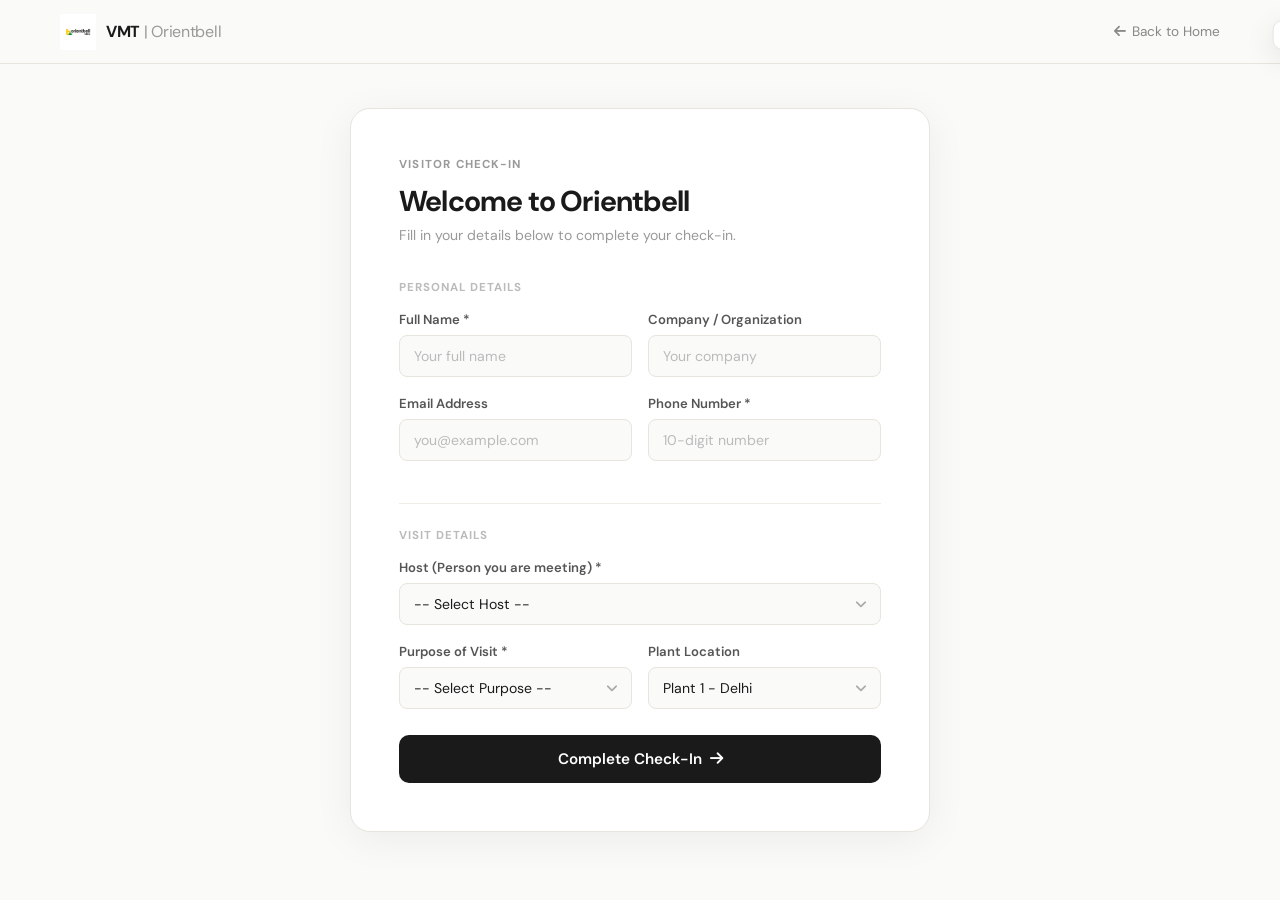
<file: frontend/register.html>
<!DOCTYPE html>
<html lang="en">
<head>
  <meta charset="UTF-8"/>
  <meta name="viewport" content="width=device-width, initial-scale=1.0"/>
  <title>VMT – Visitor Registration</title>
  <link rel="stylesheet" href="https://cdnjs.cloudflare.com/ajax/libs/font-awesome/6.4.0/css/all.min.css"/>
  <style>
    @import url('https://fonts.googleapis.com/css2?family=DM+Sans:wght@300;400;500;600;700&display=swap');

    * { margin: 0; padding: 0; box-sizing: border-box; }

    body {
      font-family: 'DM Sans', sans-serif;
      background: #FAFAF8;
      color: #1a1a1a;
      min-height: 100vh;
      display: flex;
      flex-direction: column;
    }

    nav {
      position: fixed;
      top: 0; left: 0; right: 0;
      z-index: 999;
      background: rgba(250,250,248,0.92);
      backdrop-filter: blur(12px);
      border-bottom: 1px solid #E8E4DE;
      padding: 0 60px;
      height: 64px;
      display: flex;
      align-items: center;
      justify-content: space-between;
    }

    .nav-logo { font-size: 1rem; font-weight: 700; color: #1a1a1a; letter-spacing: -0.3px; }
    .nav-logo span { color: #999; font-weight: 400; }

    .nav-back {
      color: #888;
      font-size: 0.85rem;
      text-decoration: none;
      display: flex;
      align-items: center;
      gap: 6px;
      transition: color 0.2s;
    }

    .nav-back:hover { color: #1a1a1a; }

    .page-wrap {
      flex: 1;
      display: flex;
      align-items: center;
      justify-content: center;
      padding: 100px 20px 60px;
    }

    .reg-card {
      background: white;
      border: 1px solid #E8E4DE;
      border-radius: 20px;
      padding: 48px;
      width: 100%;
      max-width: 580px;
      box-shadow: 0 8px 40px rgba(0,0,0,0.06);
    }

    .reg-tag {
      font-size: 0.72rem;
      font-weight: 700;
      text-transform: uppercase;
      letter-spacing: 1.2px;
      color: #999;
      margin-bottom: 10px;
    }

    .reg-card h1 {
      font-size: 1.8rem;
      font-weight: 700;
      color: #1a1a1a;
      letter-spacing: -0.8px;
      margin-bottom: 6px;
    }

    .reg-card .subtitle {
      color: #999;
      font-size: 0.88rem;
      margin-bottom: 36px;
    }

    .form-divider {
      height: 1px;
      background: #F0ECE6;
      margin: 24px 0;
    }

    .form-section-label {
      font-size: 0.72rem;
      font-weight: 700;
      text-transform: uppercase;
      letter-spacing: 1px;
      color: #bbb;
      margin-bottom: 16px;
    }

    .form-row { display: grid; grid-template-columns: 1fr 1fr; gap: 16px; }

    .form-group { margin-bottom: 18px; }

    label {
      display: block;
      font-size: 0.82rem;
      font-weight: 600;
      color: #555;
      margin-bottom: 7px;
    }

    input, select {
      width: 100%;
      border: 1.5px solid #E8E4DE;
      border-radius: 8px;
      padding: 11px 14px;
      font-family: 'DM Sans', sans-serif;
      font-size: 0.88rem;
      color: #1a1a1a;
      background: #FAFAF8;
      transition: all 0.2s;
      outline: none;
      appearance: none;
    }

    input:focus, select:focus {
      border-color: #1a1a1a;
      background: white;
      box-shadow: 0 0 0 3px rgba(0,0,0,0.05);
    }

    input::placeholder { color: #bbb; }

    .select-wrap { position: relative; }

    .select-wrap::after {
      content: '\f107';
      font-family: 'Font Awesome 6 Free';
      font-weight: 900;
      position: absolute;
      right: 14px;
      top: 50%;
      transform: translateY(-50%);
      color: #aaa;
      pointer-events: none;
      font-size: 0.85rem;
    }

    .submit-btn {
      width: 100%;
      background: #1a1a1a;
      color: white;
      border: none;
      padding: 14px;
      border-radius: 10px;
      font-family: 'DM Sans', sans-serif;
      font-size: 0.95rem;
      font-weight: 600;
      cursor: pointer;
      transition: all 0.2s;
      display: flex;
      align-items: center;
      justify-content: center;
      gap: 8px;
      margin-top: 8px;
    }

    .submit-btn:hover { background: #333; transform: translateY(-1px); }

    /* SUCCESS */
    .success-screen {
      display: none;
      text-align: center;
      padding: 20px 0;
    }

    .success-icon {
      width: 72px; height: 72px;
      background: #f0faf4;
      border-radius: 50%;
      display: flex;
      align-items: center;
      justify-content: center;
      margin: 0 auto 24px;
      font-size: 1.8rem;
      color: #27AE60;
    }

    .success-screen h2 {
      font-size: 1.5rem;
      font-weight: 700;
      color: #1a1a1a;
      letter-spacing: -0.5px;
      margin-bottom: 8px;
    }

    .success-screen p {
      color: #888;
      font-size: 0.88rem;
      margin-bottom: 32px;
      line-height: 1.6;
    }

    .badge-box {
      background: #FAFAF8;
      border: 1px solid #E8E4DE;
      border-radius: 12px;
      padding: 24px;
      margin-bottom: 28px;
    }

    .badge-box .badge-label {
      font-size: 0.72rem;
      font-weight: 700;
      text-transform: uppercase;
      letter-spacing: 1px;
      color: #bbb;
      margin-bottom: 8px;
    }

    .badge-box .badge-id {
      font-size: 1.8rem;
      font-weight: 700;
      color: #1a1a1a;
      letter-spacing: -1px;
    }

    .back-btn {
      display: inline-flex;
      align-items: center;
      gap: 8px;
      background: #1a1a1a;
      color: white;
      padding: 12px 28px;
      border-radius: 8px;
      text-decoration: none;
      font-weight: 600;
      font-size: 0.88rem;
      transition: all 0.2s;
    }

    .back-btn:hover { background: #333; }

    /* TOAST */
    .toast {
      position: fixed;
      top: 20px; right: 20px;
      background: white;
      color: #1a1a1a;
      padding: 14px 20px;
      border-radius: 10px;
      font-size: 0.88rem;
      z-index: 9999;
      transform: translateX(130%);
      transition: transform 0.35s ease;
      box-shadow: 0 8px 30px rgba(0,0,0,0.1);
      border: 1px solid #E8E4DE;
    }

    .toast.show { transform: translateX(0); }
    .toast.error { border-left: 3px solid #E74C3C; }
    .toast.success { border-left: 3px solid #27AE60; }

    .spinner {
      width: 18px; height: 18px;
      border: 2px solid rgba(255,255,255,0.3);
      border-top-color: white;
      border-radius: 50%;
      animation: spin 0.7s linear infinite;
    }

    @keyframes spin { to { transform: rotate(360deg); } }

    @media (max-width: 520px) {
      .form-row { grid-template-columns: 1fr; }
      .reg-card { padding: 28px 20px; }
      nav { padding: 0 20px; }
    }
  </style>
</head>
<body>

<nav>
  <div class="nav-logo" style="display:flex; align-items:center; gap:10px;">
    <img src="images/logo.png" style="height:36px; width:auto;" alt="Orientbell"/>
    <span style="color:#1a1a1a; font-weight:700; font-size:1rem;">VMT <span style="color:#999; font-weight:400;">| Orientbell</span></span>
  </div>
  <a href="index.html" class="nav-back"><i class="fas fa-arrow-left"></i> Back to Home</a>
</nav>

<div class="page-wrap">
  <div class="reg-card">

    <!-- Form -->
    <div id="formSection">
      <div class="reg-tag">Visitor Check-In</div>
      <h1>Welcome to Orientbell</h1>
      <p class="subtitle">Fill in your details below to complete your check-in.</p>

      <div class="form-section-label">Personal Details</div>
      <div class="form-row">
        <div class="form-group">
          <label>Full Name *</label>
          <input type="text" id="vName" placeholder="Your full name"/>
        </div>
        <div class="form-group">
          <label>Company / Organization</label>
          <input type="text" id="vCompany" placeholder="Your company"/>
        </div>
      </div>
      <div class="form-row">
        <div class="form-group">
          <label>Email Address</label>
          <input type="email" id="vEmail" placeholder="you@example.com"/>
        </div>
        <div class="form-group">
          <label>Phone Number *</label>
          <input type="tel" id="vPhone" placeholder="10-digit number"/>
        </div>
      </div>

      <div class="form-divider"></div>
      <div class="form-section-label">Visit Details</div>

      <div class="form-group">
        <label>Host (Person you are meeting) *</label>
        <div class="select-wrap">
          <select id="vHost">
            <option value="">-- Select Host --</option>
            <option value="2">Rahul Sharma (Sales)</option>
            <option value="3">Jagatheeswaran Palsamy (Management)</option>
            <option value="4">Dr. Vijay M (Research & Development)</option>
            <option value="5">Dr. N. Sundareswaran (Quality Control)</option>
            <option value="6">Mrs. Sujitha (Human Resources)</option>
            <option value="7">Dr. D. Balakrishnan (Operations)</option>
            <option value="8">Vibusha S Achari (Sales)</option>
          </select>
        </div>
      </div>

      <div class="form-row">
        <div class="form-group">
          <label>Purpose of Visit *</label>
          <div class="select-wrap">
            <select id="vPurpose">
              <option value="">-- Select Purpose --</option>
              <option>Business Meeting</option>
              <option>Sales / Demo</option>
              <option>Delivery</option>
              <option>Interview</option>
              <option>Audit / Inspection</option>
              <option>Personal Visit</option>
              <option>Other</option>
            </select>
          </div>
        </div>
        <div class="form-group">
          <label>Plant Location</label>
          <div class="select-wrap">
            <select id="vPlant">
              <option>Plant 1 - Delhi</option>
              <option>Plant 2 - Mumbai</option>
              <option>Plant 3 - Chennai</option>
              <option>Head Office - Gurugram</option>
            </select>
          </div>
        </div>
      </div>

      <button class="submit-btn" onclick="submitRegistration()">
        <span id="regBtnText">Complete Check-In</span>
        <i class="fas fa-arrow-right" id="regBtnIcon"></i>
      </button>
    </div>

    <!-- Success -->
    <div class="success-screen" id="successSection">
      <div class="success-icon"><i class="fas fa-check"></i></div>
      <h2>You're Checked In!</h2>
      <p>Your host has been notified and will come to receive you shortly. Please wait at the reception area.</p>
      <div class="badge-box">
        <div class="badge-label">Your Visitor Badge Code</div>
        <div class="badge-id" id="badgeCode">VMT-0000</div>
      </div>
      <p style="font-size:0.8rem; color:#bbb; margin-bottom:24px;">Show this code to security personnel if asked.</p>
      <a href="index.html" class="back-btn"><i class="fas fa-home"></i> Back to Home</a>
    </div>

  </div>
</div>

<div class="toast" id="vmtToast"></div>
<script src="js/config.js"></script>
<script>
  const API = CONFIG.API;

  function showToast(msg, type) {
    const t = document.getElementById('vmtToast');
    t.textContent = msg;
    t.className = `toast ${type} show`;
    setTimeout(() => t.classList.remove('show'), 3500);
  }

  async function loadHosts() {
    try {
      const res = await fetch(`${API}/auth/hosts`);
      const hosts = await res.json();
      const select = document.getElementById('vHost');
      select.innerHTML = '<option value="">-- Select Host --</option>';
      hosts.forEach(h => {
        const opt = document.createElement('option');
        opt.value = h.id;
        opt.textContent = `${h.name} (${h.department || h.plant})`;
        select.appendChild(opt);
      });
    } catch(e) {
      console.log('Using fallback hosts');
    }
  }

  async function submitRegistration() {
    const name = document.getElementById('vName').value.trim();
    const phone = document.getElementById('vPhone').value.trim();
    const hostId = document.getElementById('vHost').value;
    const purpose = document.getElementById('vPurpose').value;

    if (!name) { showToast('Please enter your name', 'error'); return; }
    if (!phone) { showToast('Please enter your phone number', 'error'); return; }
    if (!hostId) { showToast('Please select a host', 'error'); return; }
    if (!purpose) { showToast('Please select purpose of visit', 'error'); return; }

    document.getElementById('regBtnText').textContent = 'Processing...';
    document.getElementById('regBtnIcon').style.display = 'none';

    try {
      const res = await fetch(`${API}/visits/checkin`, {
        method: 'POST',
        headers: { 'Content-Type': 'application/json' },
        body: JSON.stringify({
          visitor_name: name,
          visitor_email: document.getElementById('vEmail').value,
          visitor_phone: phone,
          visitor_company: document.getElementById('vCompany').value,
          host_id: parseInt(hostId),
          purpose: purpose,
          plant: document.getElementById('vPlant').value
        })
      });

      const data = await res.json();
      if (!res.ok) throw new Error(data.error || 'Something went wrong');

      document.getElementById('formSection').style.display = 'none';
      document.getElementById('successSection').style.display = 'block';
      document.getElementById('badgeCode').textContent = `VMT-${data.visit.id}`;

    } catch(e) {
      showToast(e.message || 'Cannot connect to server', 'error');
      document.getElementById('regBtnText').textContent = 'Complete Check-In';
      document.getElementById('regBtnIcon').style.display = '';
    }
  }

  loadHosts();
</script>
</body>
</html>
</file>
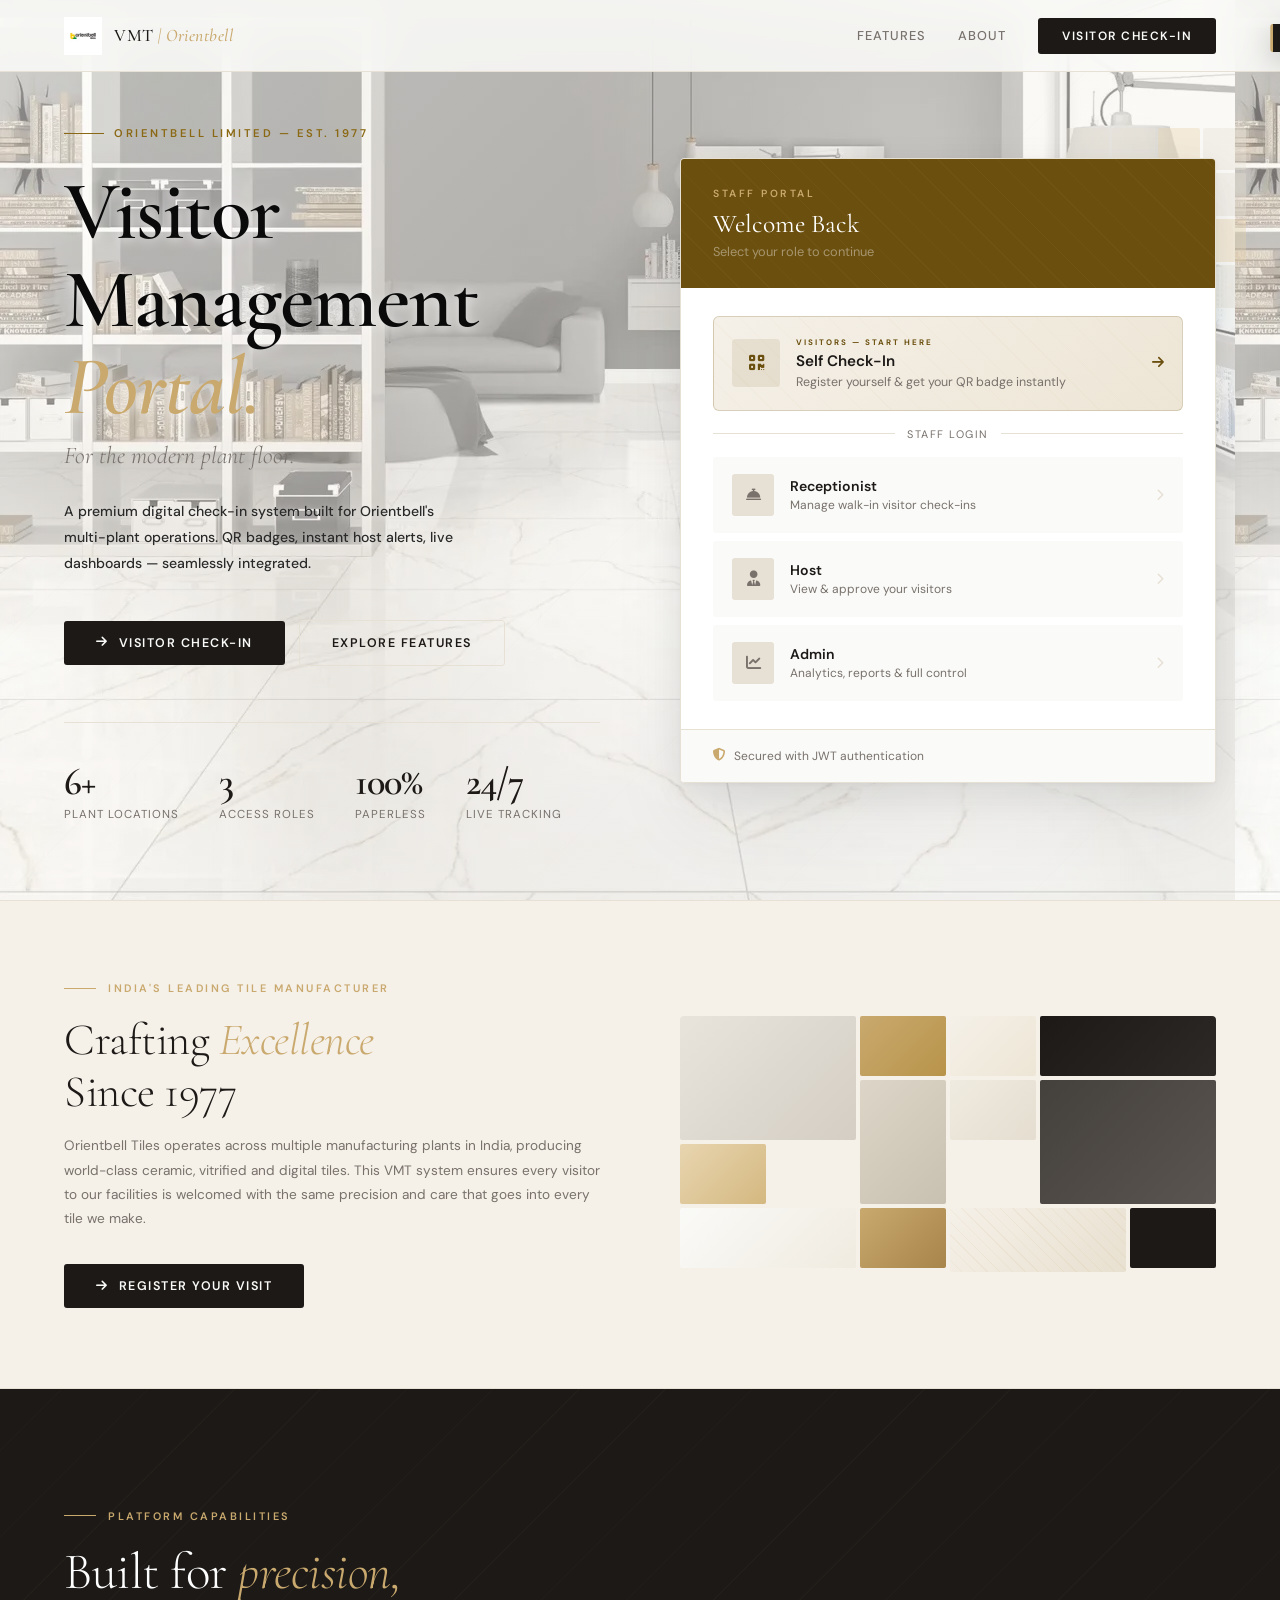
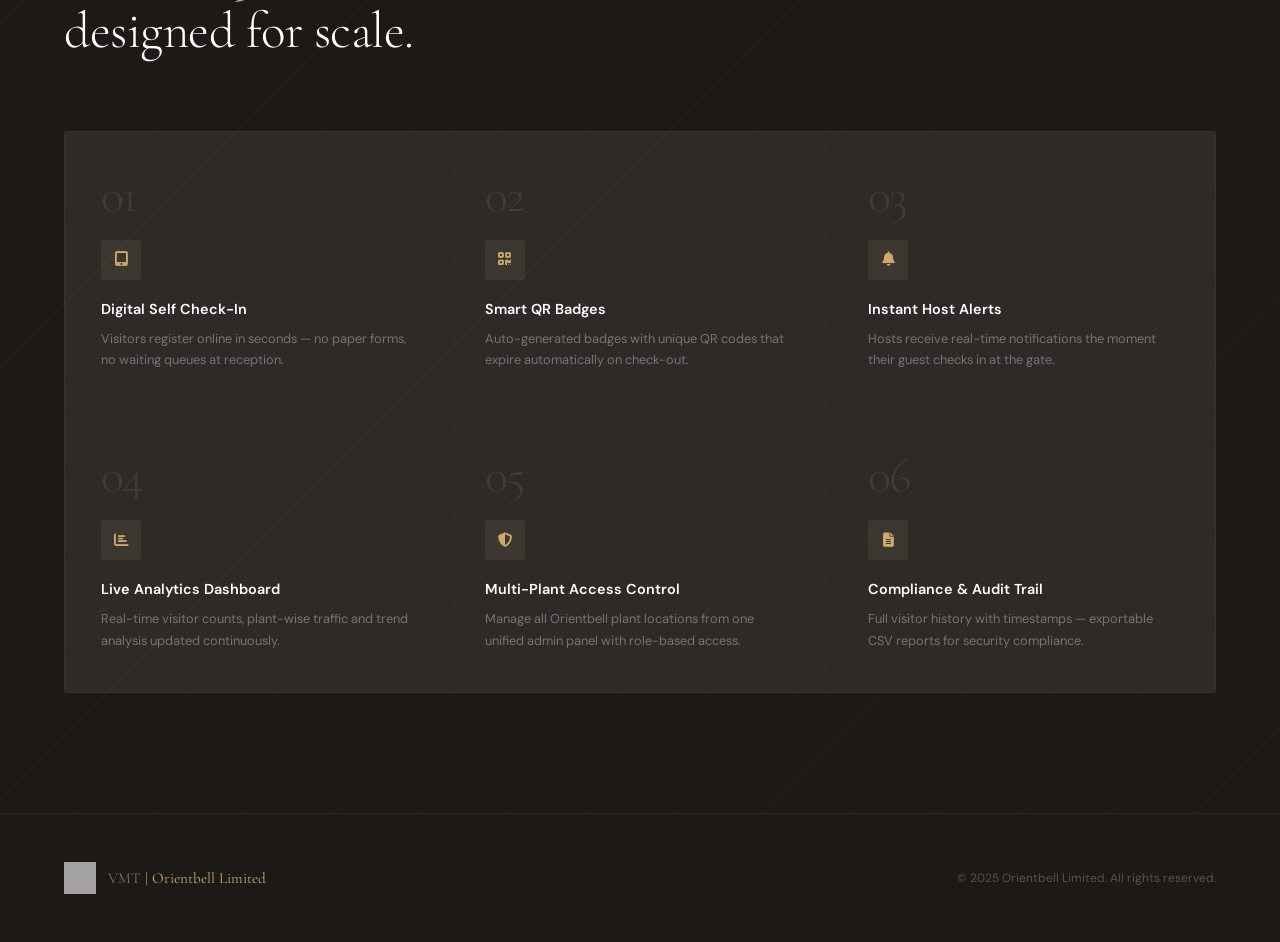
<file: frontend/reports.html>
<!DOCTYPE html>
<html lang="en">
<head>
  <meta charset="UTF-8"/>
  <meta name="viewport" content="width=device-width, initial-scale=1.0"/>
  <title>VMT – Reports</title>
  <link rel="stylesheet" href="css/style.css"/>
  <link rel="stylesheet" href="https://cdnjs.cloudflare.com/ajax/libs/font-awesome/6.4.0/css/all.min.css"/>
  <style>
    .layout { display: flex; min-height: 100vh; }
    .main-content { flex: 1; margin-left: 240px; padding: 28px; background: var(--light); }
    .filter-card { background: white; border-radius: var(--radius); padding: 24px; box-shadow: var(--shadow); margin-bottom: 24px; }
    .filter-row { display: grid; grid-template-columns: repeat(4,1fr) auto; gap: 14px; align-items: end; }
    .results-card { background: white; border-radius: var(--radius); box-shadow: var(--shadow); overflow: hidden; }
    .results-header { padding: 18px 24px; display: flex; justify-content: space-between; align-items: center; border-bottom: 1px solid #eef1f8; }
    .results-header h3 { color: var(--primary); font-weight: 700; font-size: 1rem; }
    .btn-export { background: none; border: 1.5px solid var(--primary); color: var(--primary); padding: 7px 16px; border-radius: 6px; cursor: pointer; font-size: 0.82rem; font-family: inherit; font-weight: 600; transition: all 0.2s; }
    .btn-export:hover { background: var(--primary); color: white; }
    @media(max-width:900px) { .filter-row { grid-template-columns: 1fr 1fr; } .main-content { margin-left: 0; } }
  </style>
</head>
<body>
<div class="layout">

  <div class="vmt-sidebar">
    <div class="sidebar-brand">VMT <span>|</span> Admin</div>
    <a href="admin.html"><i class="fas fa-th-large"></i> Dashboard</a>
    <a href="receptionist.html"><i class="fas fa-concierge-bell"></i> Reception</a>
    <a href="reports.html" class="active"><i class="fas fa-file-alt"></i> Reports</a>
    <a href="#" onclick="logout()"><i class="fas fa-sign-out-alt"></i> Logout</a>
  </div>

  <div class="main-content">
    <div class="page-header">
      <div>
        <h1>Visitor Reports</h1>
        <p>Filter, view and export visitor logs</p>
      </div>
    </div>

    <div class="filter-card">
      <h3 style="color:var(--primary); font-size:1rem; font-weight:700; margin-bottom:16px">
        <i class="fas fa-filter" style="color:var(--accent)"></i> Filter Visitors
      </h3>
      <div class="filter-row">
        <div>
          <label class="form-label">From Date</label>
          <input type="date" id="fStart" class="form-control"/>
        </div>
        <div>
          <label class="form-label">To Date</label>
          <input type="date" id="fEnd" class="form-control"/>
        </div>
        <div>
          <label class="form-label">Plant</label>
          <select id="fPlant" class="form-select">
            <option value="">All Plants</option>
            <option>Plant 1 - Delhi</option>
            <option>Plant 2 - Mumbai</option>
            <option>Plant 3 - Chennai</option>
            <option>Head Office - Gurugram</option>
          </select>
        </div>
        <div>
          <label class="form-label">Status</label>
          <select id="fStatus" class="form-select">
            <option value="">All Status</option>
            <option value="active">Active</option>
            <option value="checked_out">Checked Out</option>
            <option value="pending">Pending</option>
          </select>
        </div>
        <div>
          <button class="btn-accent-vmt" style="padding:10px 20px; white-space:nowrap" onclick="loadReport()">
            <i class="fas fa-search"></i> Search
          </button>
        </div>
      </div>
    </div>

    <div class="results-card">
      <div class="results-header">
        <h3><i class="fas fa-table" style="color:var(--accent)"></i> Results &nbsp;<span id="resultCount" style="color:#888; font-weight:400; font-size:0.9rem"></span></h3>
        <button class="btn-export" onclick="exportCSV()">
          <i class="fas fa-file-csv"></i> Export CSV
        </button>
      </div>
      <div style="overflow-x:auto">
        <table class="vmt-table">
          <thead>
            <tr>
              <th>#</th>
              <th>Visitor Name</th>
              <th>Phone</th>
              <th>Company</th>
              <th>Host</th>
              <th>Purpose</th>
              <th>Plant</th>
              <th>Check-In</th>
              <th>Check-Out</th>
              <th>Status</th>
            </tr>
          </thead>
          <tbody id="reportTable">
            <tr><td colspan="10" style="text-align:center; padding:30px; color:#888">Click Search to load reports</td></tr>
          </tbody>
        </table>
      </div>
    </div>
  </div>
</div>

<script src="js/config.js"></script>
  <script src="js/config.js"></script>
  <script src="js/app.js"></script>
<script>
  requireAuth(['admin', 'receptionist']);
  let reportData = [];

  async function loadReport() {
    const start = document.getElementById('fStart').value;
    const end = document.getElementById('fEnd').value;
    const plant = document.getElementById('fPlant').value;

    let url = '/reports/visitor-flow?';
    if (start) url += `start=${start}&`;
    if (end) url += `end=${end}&`;
    if (plant) url += `plant=${encodeURIComponent(plant)}&`;

    try {
      let data = await apiCall(url);
      const status = document.getElementById('fStatus').value;
      if (status) data = data.filter(v => v.status === status);

      reportData = data;
      document.getElementById('resultCount').textContent = `(${data.length} records)`;

      const tbody = document.getElementById('reportTable');
      if (!data.length) {
        tbody.innerHTML = '<tr><td colspan="10" style="text-align:center; padding:30px; color:#888">No records found</td></tr>';
        return;
      }

      tbody.innerHTML = data.map((v, i) => `
        <tr>
          <td>${i+1}</td>
          <td><strong>${v.visitor?.name || '-'}</strong></td>
          <td>${v.visitor?.phone || '-'}</td>
          <td>${v.visitor?.company || '-'}</td>
          <td>${v.host?.name || '-'}</td>
          <td>${v.purpose || '-'}</td>
          <td>${v.plant || '-'}</td>
          <td style="font-size:0.82rem">${formatDate(v.check_in)}</td>
          <td style="font-size:0.82rem">${v.check_out ? formatDate(v.check_out) : '-'}</td>
          <td><span class="badge-status badge-${v.status === 'checked_out' ? 'checked-out' : v.status}">${v.status.replace('_',' ')}</span></td>
        </tr>
      `).join('');
    } catch(e) {}
  }

  function exportCSV() {
    if (!reportData.length) { showToast('No data to export', 'error'); return; }

    const headers = ['ID','Visitor','Phone','Company','Host','Purpose','Plant','Check-In','Check-Out','Status'];
    const rows = reportData.map(v => [
      v.id,
      v.visitor?.name || '',
      v.visitor?.phone || '',
      v.visitor?.company || '',
      v.host?.name || '',
      v.purpose || '',
      v.plant || '',
      v.check_in || '',
      v.check_out || '',
      v.status
    ]);

    const csv = [headers, ...rows].map(r => r.join(',')).join('\n');
    const blob = new Blob([csv], { type: 'text/csv' });
    const url = URL.createObjectURL(blob);
    const a = document.createElement('a');
    a.href = url;
    a.download = `VMT_Report_${new Date().toISOString().split('T')[0]}.csv`;
    a.click();
    showToast('CSV downloaded!', 'success');
  }

  loadReport();
</script>
</body>
</html>
</file>
<file: frontend/css/style.css>
@import url('https://fonts.googleapis.com/css2?family=DM+Sans:wght@300;400;500;600;700&display=swap');

:root {
  --primary: #1a1a1a;
  --accent: #1a1a1a;
  --white: #ffffff;
  --light: #FAFAF8;
  --cream: #F5F2ED;
  --dark: #1a1a1a;
  --gray: #888888;
  --success: #27AE60;
  --danger: #E74C3C;
  --border: #E8E4DE;
  --shadow: 0 2px 16px rgba(0,0,0,0.05);
  --radius: 12px;
}

* { margin: 0; padding: 0; box-sizing: border-box; }

body {
  font-family: 'DM Sans', sans-serif;
  background: #FAFAF8;
  color: #1a1a1a;
}

/* NAVBAR */
.vmt-navbar {
  background: white;
  padding: 16px 32px;
  display: flex;
  align-items: center;
  justify-content: space-between;
  border-bottom: 1px solid var(--border);
  position: sticky;
  top: 0;
  z-index: 999;
}

.vmt-navbar .brand {
  color: var(--primary);
  font-size: 1.2rem;
  font-weight: 700;
  text-decoration: none;
  display: flex;
  align-items: center;
  gap: 10px;
  letter-spacing: -0.5px;
}

.vmt-navbar .brand span { color: #888; font-weight: 300; }

.vmt-navbar .nav-links a {
  color: #888;
  text-decoration: none;
  margin-left: 24px;
  font-size: 0.88rem;
  font-weight: 500;
  transition: color 0.2s;
}

.vmt-navbar .nav-links a:hover,
.vmt-navbar .nav-links a.active { color: #1a1a1a; }

/* CARDS */
.card {
  background: white;
  border-radius: var(--radius);
  box-shadow: var(--shadow);
  border: 1px solid var(--border);
  padding: 24px;
}

.stat-card {
  background: white;
  border-radius: var(--radius);
  padding: 24px;
  box-shadow: var(--shadow);
  border: 1px solid var(--border);
}

.stat-card .stat-number {
  font-size: 2.2rem;
  font-weight: 700;
  color: #1a1a1a;
  letter-spacing: -1px;
}

.stat-card .stat-label {
  color: #888;
  font-size: 0.82rem;
  margin-top: 4px;
}

/* BUTTONS */
.btn-primary-vmt {
  background: #1a1a1a;
  color: white;
  border: none;
  padding: 11px 24px;
  border-radius: 8px;
  font-family: 'DM Sans', sans-serif;
  font-weight: 600;
  font-size: 0.9rem;
  cursor: pointer;
  transition: all 0.2s;
  text-decoration: none;
  display: inline-block;
}

.btn-primary-vmt:hover {
  background: #333;
  color: white;
  transform: translateY(-1px);
}

.btn-accent-vmt {
  background: #1a1a1a;
  color: white;
  border: none;
  padding: 11px 24px;
  border-radius: 8px;
  font-family: 'DM Sans', sans-serif;
  font-weight: 600;
  font-size: 0.9rem;
  cursor: pointer;
  transition: all 0.2s;
}

.btn-accent-vmt:hover {
  background: #333;
  transform: translateY(-1px);
}

/* FORMS */
.form-label {
  font-weight: 500;
  font-size: 0.85rem;
  color: #555;
  margin-bottom: 6px;
  display: block;
}

.form-control, .form-select {
  border: 1.5px solid var(--border);
  border-radius: 8px;
  padding: 10px 14px;
  font-family: 'DM Sans', sans-serif;
  font-size: 0.9rem;
  transition: border-color 0.2s;
  width: 100%;
  background: white;
  color: #1a1a1a;
}

.form-control:focus, .form-select:focus {
  border-color: #1a1a1a;
  box-shadow: 0 0 0 3px rgba(0,0,0,0.06);
  outline: none;
}

.form-control::placeholder { color: #bbb; }

/* TABLES */
.vmt-table {
  width: 100%;
  border-collapse: collapse;
  background: white;
}

.vmt-table thead {
  background: #FAFAF8;
}

.vmt-table thead th {
  padding: 12px 16px;
  font-weight: 600;
  font-size: 0.78rem;
  text-transform: uppercase;
  letter-spacing: 0.8px;
  color: #999;
  border-bottom: 1px solid var(--border);
}

.vmt-table tbody tr {
  border-bottom: 1px solid #F5F2ED;
  transition: background 0.15s;
}

.vmt-table tbody tr:hover { background: #FAFAF8; }

.vmt-table tbody td {
  padding: 14px 16px;
  font-size: 0.88rem;
  vertical-align: middle;
  color: #1a1a1a;
}

/* STATUS BADGES */
.badge-status {
  padding: 4px 10px;
  border-radius: 20px;
  font-size: 0.75rem;
  font-weight: 600;
}

.badge-active { background: #e8f8f0; color: #27AE60; }
.badge-checked-out { background: #F5F2ED; color: #888; }
.badge-pending { background: #FFF8F0; color: #E67E22; }

/* SIDEBAR */
.vmt-sidebar {
  width: 230px;
  min-height: 100vh;
  background: white;
  padding: 0;
  position: fixed;
  left: 0;
  top: 0;
  border-right: 1px solid var(--border);
}

.vmt-sidebar .sidebar-brand {
  color: #1a1a1a;
  font-weight: 700;
  font-size: 1rem;
  padding: 20px 24px;
  border-bottom: 1px solid var(--border);
  display: block;
  letter-spacing: -0.3px;
}

.vmt-sidebar .sidebar-brand span {
  color: #888;
  font-weight: 400;
}

.vmt-sidebar a {
  display: flex;
  align-items: center;
  gap: 10px;
  color: #888;
  padding: 12px 24px;
  text-decoration: none;
  font-size: 0.88rem;
  font-weight: 500;
  transition: all 0.15s;
  border-left: 3px solid transparent;
}

.vmt-sidebar a:hover {
  background: #FAFAF8;
  color: #1a1a1a;
}

.vmt-sidebar a.active {
  background: #F5F2ED;
  color: #1a1a1a;
  border-left: 3px solid #1a1a1a;
  font-weight: 600;
}

.main-content {
  margin-left: 230px;
  padding: 28px 32px;
  background: #FAFAF8;
  min-height: 100vh;
}

/* TOP NAV */
.top-nav {
  background: white;
  padding: 14px 30px;
  display: flex;
  justify-content: space-between;
  align-items: center;
  border-bottom: 1px solid var(--border);
}

.top-nav .brand {
  color: #1a1a1a;
  font-weight: 700;
  font-size: 1rem;
  letter-spacing: -0.3px;
}

.top-nav .brand span { color: #888; font-weight: 400; }

.top-nav .user-info {
  color: #888;
  font-size: 0.88rem;
  display: flex;
  align-items: center;
  gap: 16px;
}

.top-nav .user-info button {
  background: #F5F2ED;
  border: 1px solid var(--border);
  color: #1a1a1a;
  padding: 6px 14px;
  border-radius: 6px;
  cursor: pointer;
  font-family: 'DM Sans', sans-serif;
  font-size: 0.85rem;
  font-weight: 500;
  transition: all 0.2s;
}

.top-nav .user-info button:hover {
  background: #1a1a1a;
  color: white;
  border-color: #1a1a1a;
}

/* TOAST */
.vmt-toast {
  position: fixed;
  top: 20px;
  right: 20px;
  background: white;
  color: #1a1a1a;
  padding: 14px 20px;
  border-radius: 10px;
  font-size: 0.88rem;
  z-index: 9999;
  transform: translateX(120%);
  transition: transform 0.4s ease;
  box-shadow: 0 8px 30px rgba(0,0,0,0.1);
  border: 1px solid var(--border);
  max-width: 300px;
}

.vmt-toast.show { transform: translateX(0); }
.vmt-toast.success { border-left: 3px solid var(--success); }
.vmt-toast.error { border-left: 3px solid var(--danger); }

/* PAGE HEADER */
.page-header {
  background: white;
  border-radius: var(--radius);
  padding: 20px 24px;
  margin-bottom: 24px;
  border: 1px solid var(--border);
  display: flex;
  justify-content: space-between;
  align-items: center;
}

.page-header h1 {
  font-size: 1.4rem;
  font-weight: 700;
  color: #1a1a1a;
  letter-spacing: -0.5px;
}

.page-header p {
  color: #888;
  font-size: 0.85rem;
  margin-top: 3px;
}

/* SPINNER */
.spinner {
  display: inline-block;
  width: 18px;
  height: 18px;
  border: 2px solid rgba(255,255,255,0.3);
  border-top-color: white;
  border-radius: 50%;
  animation: spin 0.7s linear infinite;
  vertical-align: middle;
}

@keyframes spin { to { transform: rotate(360deg); } }

/* WELCOME CARD */
.welcome-card {
  background: #1a1a1a;
  color: white;
  border-radius: var(--radius);
  padding: 28px 32px;
  margin-bottom: 24px;
  display: flex;
  justify-content: space-between;
  align-items: center;
}

.welcome-card h2 {
  font-size: 1.4rem;
  font-weight: 700;
  margin-bottom: 4px;
  letter-spacing: -0.5px;
}

.welcome-card p { color: rgba(255,255,255,0.5); font-size: 0.88rem; }
.welcome-card .big-num { font-size: 3rem; font-weight: 700; color: white; letter-spacing: -2px; }

/* RESPONSIVE */
@media (max-width: 768px) {
  .vmt-sidebar { display: none; }
  .main-content { margin-left: 0; padding: 16px; }
}
</file>
